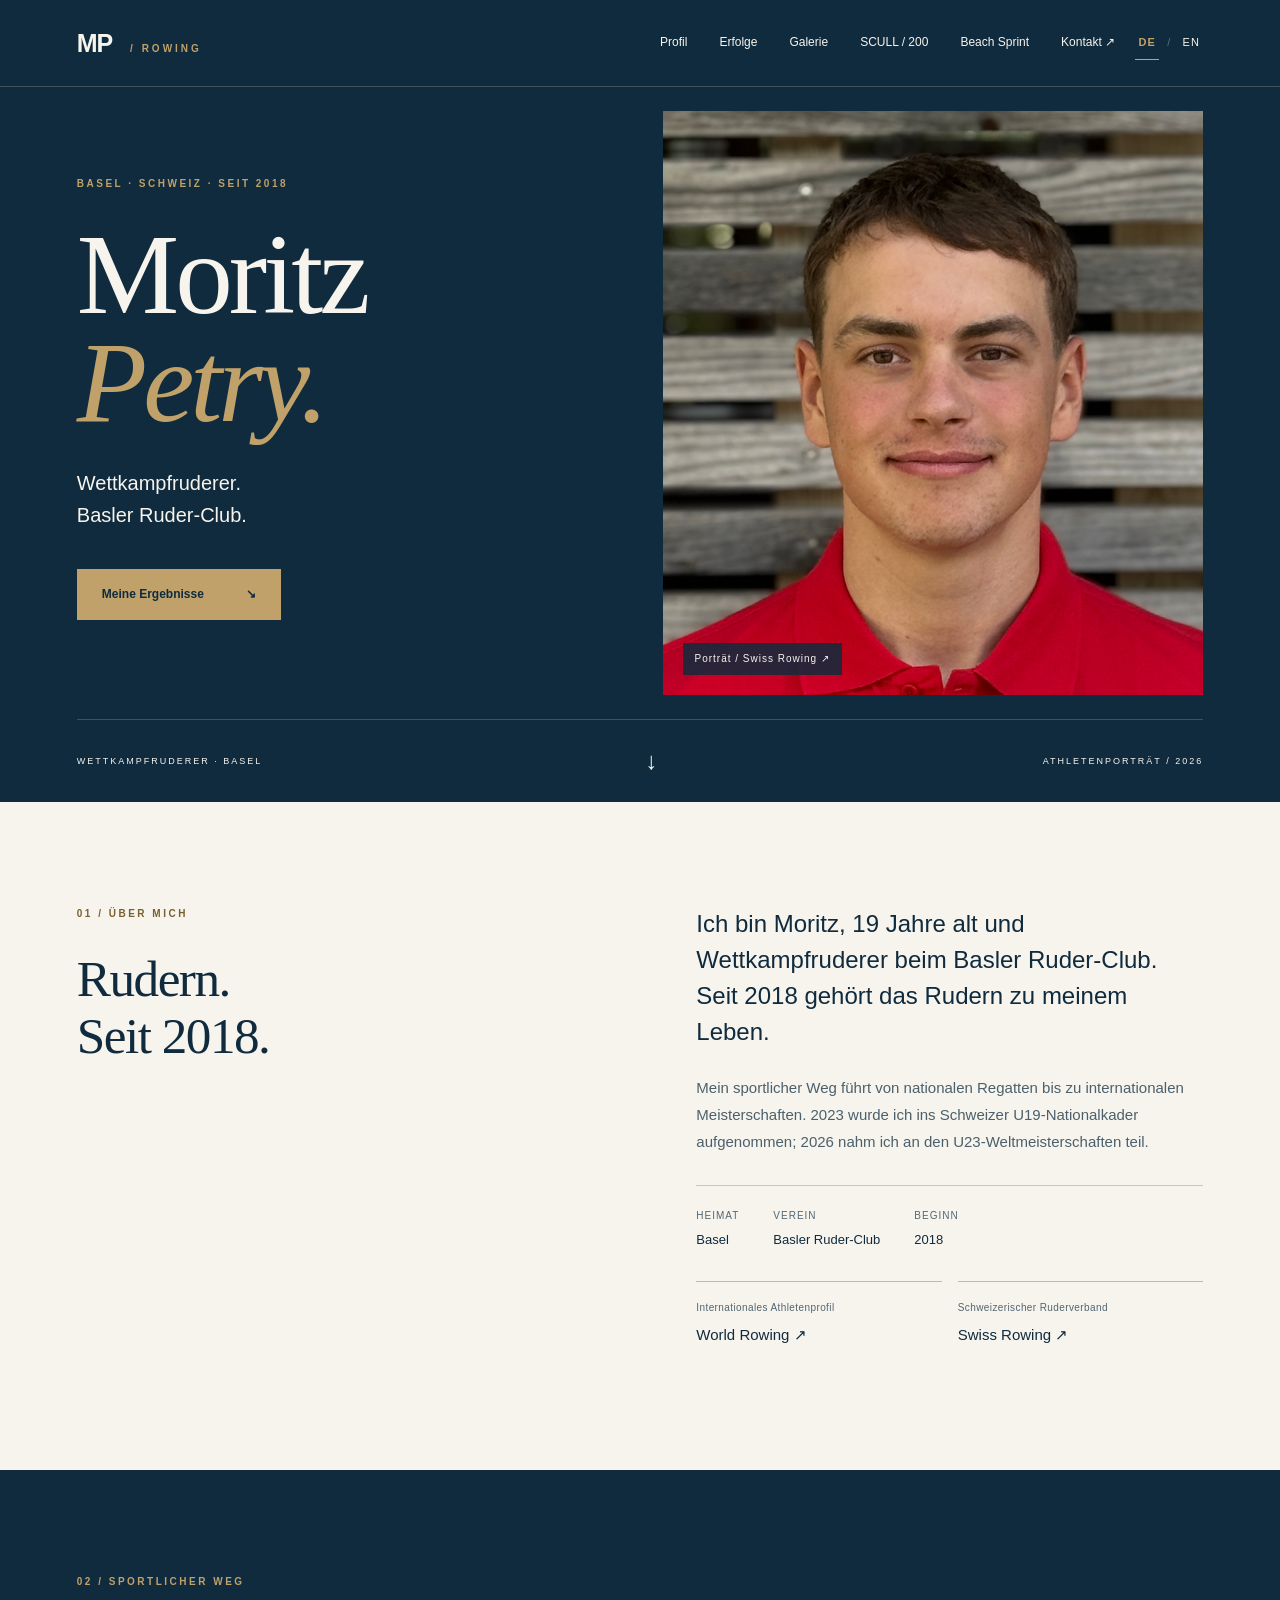
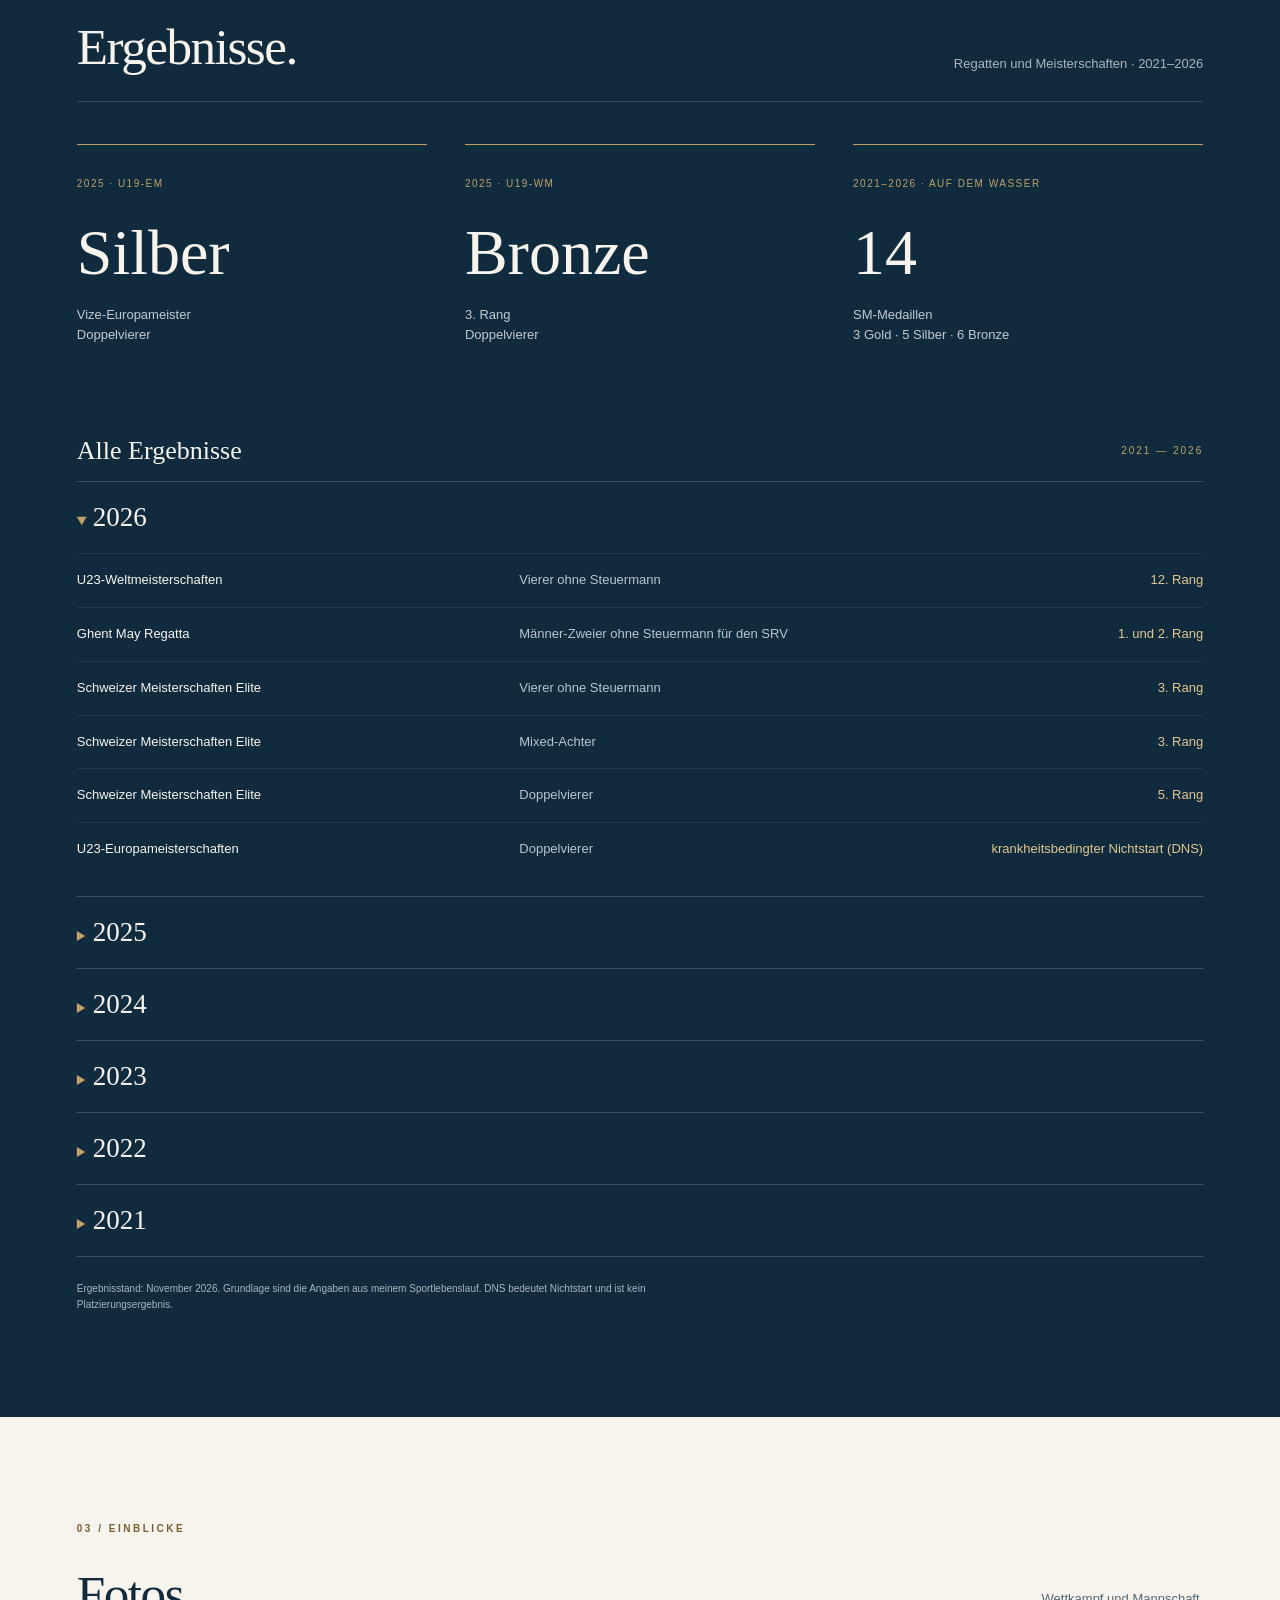
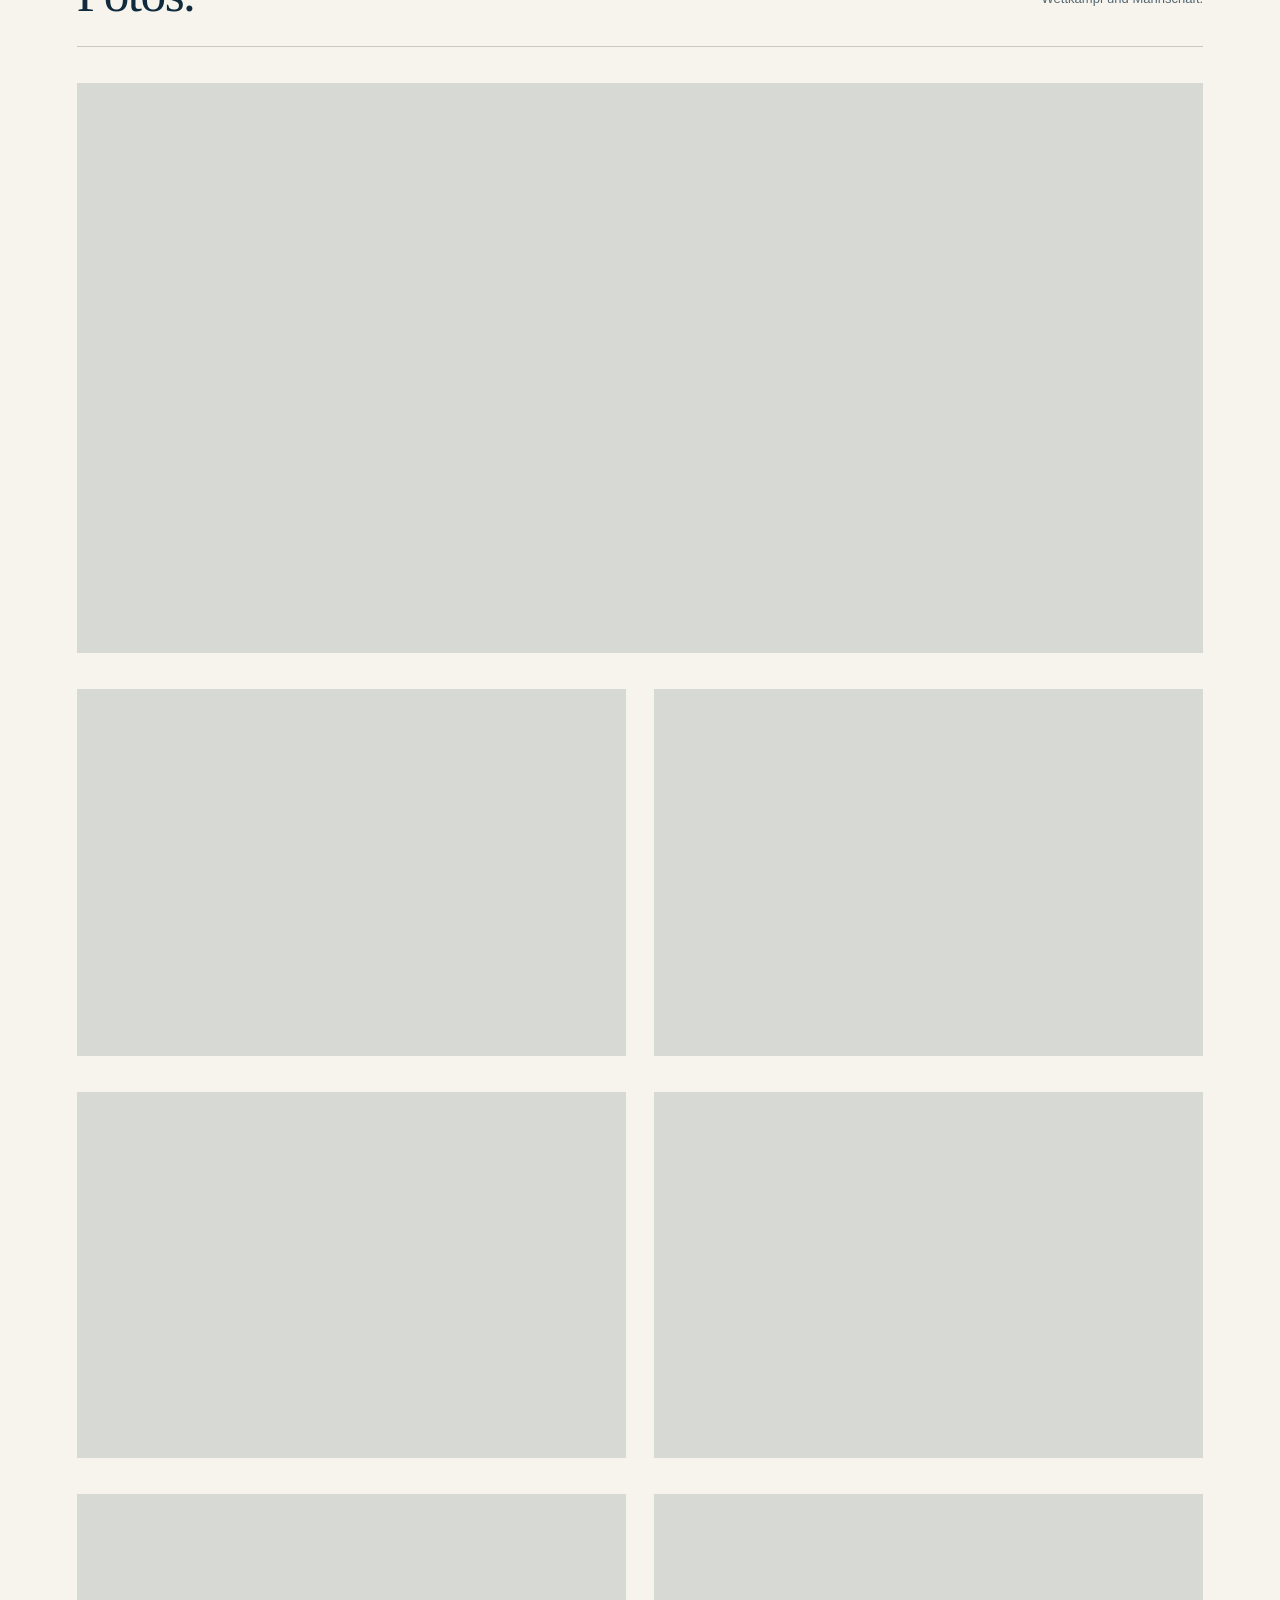
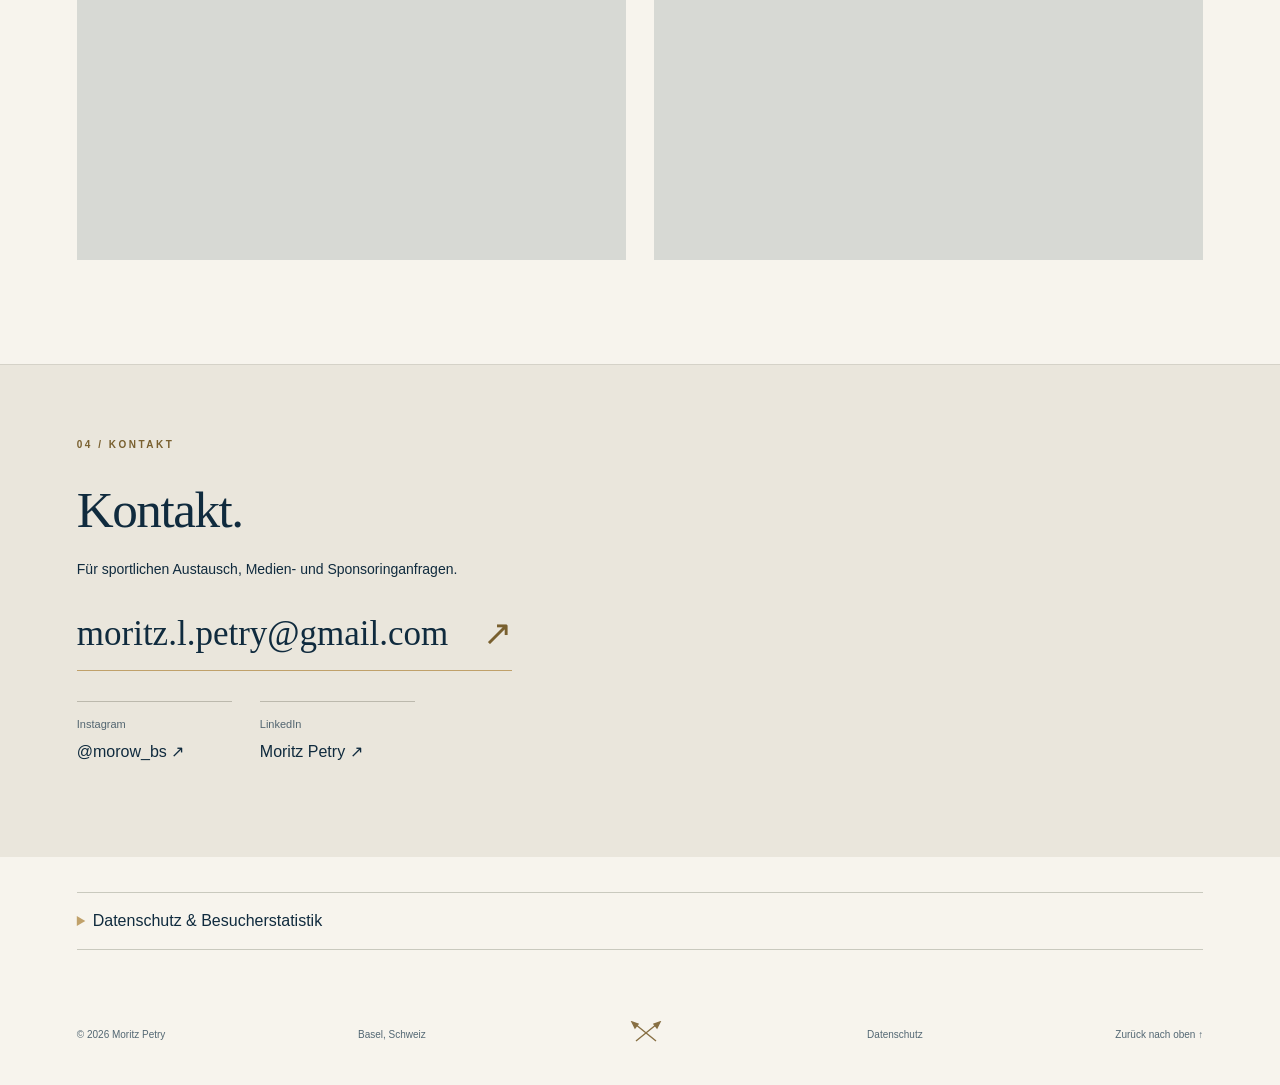
<file: index.html>
<!doctype html>
<html lang="de-CH">
<head>
  <meta charset="utf-8">
  <meta http-equiv="Content-Security-Policy" content="default-src 'none'; script-src 'self' https://gc.zgo.at/count.js; script-src-attr 'none'; style-src 'self'; img-src 'self'; font-src 'none'; connect-src https://molupe.goatcounter.com/count; object-src 'none'; base-uri 'none'; form-action 'none'">
  <meta name="referrer" content="no-referrer">
  <meta name="viewport" content="width=device-width,initial-scale=1">
  <meta name="description" content="Moritz Petry – Wettkampfruderer beim Basler Ruder-Club. Sportlicher Weg, Ergebnisse 2021–2026 und Galerie.">
  <meta name="theme-color" content="#102b3e">
  <title>Moritz Petry | Rudern · Basel</title>
  <meta property="og:type" content="website">
  <meta property="og:locale" content="de_CH">
  <meta property="og:title" content="Moritz Petry | Rudern · Basel">
  <meta property="og:description" content="Wettkampfruderer beim Basler Ruder-Club. Mein sportlicher Weg, nationale und internationale Ergebnisse und Einblicke ins Rudern.">
  <link rel="stylesheet" href="styles.css?v=20261112-language">
  <link rel="alternate" hreflang="de" href="https://moritz-petry.github.io/rowing/">
  <link rel="alternate" hreflang="en" href="https://moritz-petry.github.io/rowing/index-en.html">
</head>
<body>
<a class="skip" href="#inhalt">Zum Inhalt</a>
<header class="header"><a class="brand" href="#">MP<span> / ROWING</span></a><nav aria-label="Hauptnavigation"><a href="#profil">Profil</a><a href="#erfolge">Erfolge</a><a href="#galerie">Galerie</a><a href="spiel/">SCULL / 200</a><a href="coastal/">Beach Sprint</a><a href="#kontakt">Kontakt ↗</a></nav><div class="language-switch" aria-label="Sprache"><a href="index.html" lang="de" hreflang="de" aria-current="page">DE</a><span>/</span><a href="index-en.html" lang="en" hreflang="en" aria-label="Switch to English">EN</a></div></header>
<main id="inhalt">
<section class="hero" aria-labelledby="titel">
  <div class="hero-copy"><p class="eyebrow">BASEL · SCHWEIZ · SEIT 2018</p><h1 id="titel">Moritz<br><em>Petry.</em></h1><p class="lead">Wettkampfruderer.<br>Basler Ruder-Club.</p><a class="button" href="#erfolge">Meine Ergebnisse <span>↘</span></a></div>
  <div class="hero-art portrait"><img src="bilder/moritz-portraet.jpg" alt="Porträt von Moritz Petry" width="1927" height="1926" fetchpriority="high"><a class="portrait-credit" href="https://www.swissrowing.ch/de/person/petry-moritz" target="_blank" rel="noopener noreferrer">Porträt / Swiss Rowing ↗</a></div>
  <div class="hero-bottom"><span>WETTKAMPFRUDERER · BASEL</span><a href="#profil" aria-label="Weiter zum Profil">↓</a><span>ATHLETENPORTRÄT / 2026</span></div>
</section>
<section class="profile wrap" id="profil"><div><p class="eyebrow">01 / ÜBER MICH</p><h2>Rudern.<br>Seit 2018.</h2></div><div><p class="intro">Ich bin Moritz, 19 Jahre alt und Wettkampfruderer beim Basler Ruder-Club. Seit 2018 gehört das Rudern zu meinem Leben.</p><p>Mein sportlicher Weg führt von nationalen Regatten bis zu internationalen Meisterschaften. 2023 wurde ich ins Schweizer U19-Nationalkader aufgenommen; 2026 nahm ich an den U23-Weltmeisterschaften teil.</p><dl class="facts"><div><dt>Heimat</dt><dd>Basel</dd></div><div><dt>Verein</dt><dd>Basler Ruder-Club</dd></div><div><dt>Beginn</dt><dd>2018</dd></div></dl><div class="athlete-links" aria-label="Athletenprofile"><a href="https://worldrowing.com/athlete/moritz-petry?id=60802" target="_blank" rel="noopener noreferrer"><span>Internationales Athletenprofil</span><strong>World Rowing ↗</strong></a><a href="https://www.swissrowing.ch/de/person/petry-moritz" target="_blank" rel="noopener noreferrer"><span>Schweizerischer Ruderverband</span><strong>Swiss Rowing ↗</strong></a></div></div></section>
<section class="results" id="erfolge"><div class="wrap"><div class="section-top"><div><p class="eyebrow">02 / SPORTLICHER WEG</p><h2>Ergebnisse.</h2></div><p>Regatten und Meisterschaften · 2021–2026</p></div>
<div class="highlights"><article><span>2025 · U19-EM</span><strong>Silber</strong><p>Vize-Europameister<br>Doppelvierer</p></article><article><span>2025 · U19-WM</span><strong>Bronze</strong><p>3. Rang<br>Doppelvierer</p></article><article><span>2021–2026 · AUF DEM WASSER</span><strong>14</strong><p>SM-Medaillen<br>3 Gold · 5 Silber · 6 Bronze</p></article></div>
<div class="record-heading"><h3>Alle Ergebnisse</h3><span>2021 — 2026</span></div>
<details open><summary>2026</summary><ul class="result-list">
<li><span>U23-Weltmeisterschaften</span><span class="boat">Vierer ohne Steuermann</span><span class="rank">12. Rang</span></li>
<li><span>Ghent May Regatta</span><span class="boat">M&#228;nner-Zweier ohne Steuermann f&#252;r den SRV</span><span class="rank">1. und 2. Rang</span></li>
<li><span>Schweizer Meisterschaften Elite</span><span class="boat">Vierer ohne Steuermann</span><span class="rank">3. Rang</span></li>
<li><span>Schweizer Meisterschaften Elite</span><span class="boat">Mixed-Achter</span><span class="rank">3. Rang</span></li>
<li><span>Schweizer Meisterschaften Elite</span><span class="boat">Doppelvierer</span><span class="rank">5. Rang</span></li>
<li><span>U23-Europameisterschaften</span><span class="boat">Doppelvierer</span><span class="rank">krankheitsbedingter Nichtstart (DNS)</span></li>
</ul></details>
<details><summary>2025</summary><ul class="result-list">
<li><span>U19-Europameisterschaften</span><span class="boat">Doppelvierer</span><span class="rank">2. Rang und Vize-Europameister</span></li>
<li><span>U19-Weltmeisterschaften</span><span class="boat">Doppelvierer</span><span class="rank">3. Rang und Bronzemedaille</span></li>
<li><span>Schweizer Meisterschaften U19</span><span class="boat">Vierer ohne Steuermann</span><span class="rank">Schweizermeister</span></li>
<li><span>Schweizer Meisterschaften U19</span><span class="boat">Doppelzweier</span><span class="rank">2. Rang</span></li>
<li><span>Schweizer Meisterschaften Elite</span><span class="boat">Achter</span><span class="rank">3. Rang</span></li>
</ul></details>
<details><summary>2024</summary><ul class="result-list">
<li><span>U19-Europameisterschaften</span><span class="boat">Doppelvierer</span><span class="rank">3. Rang und Bronzemedaille</span></li>
<li><span>U19-Weltmeisterschaften</span><span class="boat">Doppelvierer</span><span class="rank">Sieg im B-Finale</span></li>
<li><span>Schweizer Meisterschaften U19</span><span class="boat">Achter</span><span class="rank">Schweizermeister</span></li>
<li><span>Schweizer Meisterschaften Elite</span><span class="boat">Achter</span><span class="rank">Schweizermeister</span></li>
<li><span>Schweizer Meisterschaften U19</span><span class="boat">Doppelvierer</span><span class="rank">3. Rang</span></li>
<li><span>Solothurner 8er Rennen</span><span class="boat"></span><span class="rank">Streckenrekord</span></li>
<li><span>Basel Head</span><span class="boat">Junioren-Achter</span><span class="rank">Sieg in Sprint und Classic, jeweils mit Rekordzeit</span></li>
</ul></details>
<details><summary>2023</summary><ul class="result-list">
<li><span>Schweizer Meisterschaften U17</span><span class="boat">Skiff</span><span class="rank">2. Rang</span></li>
<li><span>Schweizer Meisterschaften U19</span><span class="boat">Vierer ohne Steuermann</span><span class="rank">2. Rang</span></li>
</ul></details>
<details><summary>2022</summary><ul class="result-list">
<li><span>Swiss Rowing Indoors U17</span><span class="boat"></span><span class="rank">1. Rang</span></li>
<li><span>Langstreckentest U17 FUTURO</span><span class="boat"></span><span class="rank">2. Rang</span></li>
<li><span>Schweizer Meisterschaften U19</span><span class="boat">Vierer ohne Steuermann</span><span class="rank">2. Rang</span></li>
<li><span>Schweizer Meisterschaften U17</span><span class="boat">Doppelzweier</span><span class="rank">4. Rang</span></li>
</ul></details>
<details><summary>2021</summary><ul class="result-list">
<li><span>Swiss Rowing Indoors U15</span><span class="boat"></span><span class="rank">2. Rang</span></li>
<li><span>Schweizer Meisterschaften U15</span><span class="boat">Skiff</span><span class="rank">3. Rang</span></li>
<li><span>Schweizer Meisterschaften U17</span><span class="boat">Achter</span><span class="rank">3. Rang</span></li>
<li><span>Schweizer Meisterschaften U19</span><span class="boat">Achter</span><span class="rank">2. Rang</span></li>
</ul></details>

<p class="source-note">Ergebnisstand: November 2026. Grundlage sind die Angaben aus meinem Sportlebenslauf. DNS bedeutet Nichtstart und ist kein Platzierungsergebnis.</p>
</div></section>
<section class="gallery wrap" id="galerie"><div class="section-top"><div><p class="eyebrow">03 / EINBLICKE</p><h2>Fotos.</h2></div><p>Wettkampf und Mannschaft.</p></div><div class="photos"><figure class="photo-3"><a href="bilder/rudern-3.jpg" target="_blank" rel="noopener noreferrer" aria-label="Auf der Regattastrecke – Foto in voller Grösse öffnen"><img src="bilder/rudern-3.jpg" alt="Rudercrew in Frontalansicht auf der Regattastrecke" loading="lazy" decoding="async"></a></figure>
<figure class="photo-1"><a href="bilder/rudern-1.jpg" target="_blank" rel="noopener noreferrer" aria-label="Nach der Siegerehrung – Foto in voller Grösse öffnen"><img src="bilder/rudern-1.jpg" alt="Vier Ruderer mit Medaillen und Schweizer Flagge" loading="lazy" decoding="async"></a></figure>
<figure class="photo-4"><a href="bilder/rudern-4.jpg" target="_blank" rel="noopener noreferrer" aria-label="Ein gemeinsamer Erfolg – Foto in voller Grösse öffnen"><img src="bilder/rudern-4.jpg" alt="Vier Schweizer Ruderer präsentieren ihre Medaillen" loading="lazy" decoding="async"></a></figure>
<figure class="photo-2"><a href="bilder/rudern-2.jpg" target="_blank" rel="noopener noreferrer" aria-label="Im Doppelvierer – Foto in voller Grösse öffnen"><img src="bilder/rudern-2.jpg" alt="Schweizer Doppelvierer in Seitenansicht auf dem Wasser" loading="lazy" decoding="async"></a></figure>
<figure class="photo-5"><a href="bilder/rudern-5.jpg" target="_blank" rel="noopener noreferrer" aria-label="Der Moment danach – Foto in voller Grösse öffnen"><img src="bilder/rudern-5.jpg" alt="Ruderer mit Medaille und erhobenen Armen am Wasser" loading="lazy" decoding="async"></a></figure>
<figure class="photo-7"><a href="bilder/rudern-7.jpg" target="_blank" rel="noopener noreferrer" aria-label="Fokus im Skiff – Foto in voller Grösse öffnen"><img src="bilder/rudern-7.jpg" alt="Ruderer im gelben Skiff" loading="lazy" decoding="async"></a></figure>
<figure class="photo-6"><a href="bilder/rudern-6.jpg" target="_blank" rel="noopener noreferrer" aria-label="Zusammen als Mannschaft – Foto in voller Grösse öffnen"><img src="bilder/rudern-6.jpg" alt="Rudermannschaft vor einer Veranstaltungswand" loading="lazy" decoding="async"></a></figure></div></section>
<section class="contact" id="kontakt"><div class="wrap"><p class="eyebrow">04 / KONTAKT</p><h2>Kontakt.</h2><p>Für sportlichen Austausch, Medien- und Sponsoringanfragen.</p><a class="email" href="mailto:moritz.l.petry@gmail.com">moritz.l.petry@gmail.com <span>↗</span></a><div class="social-links" aria-label="Social Media"><a href="https://www.instagram.com/morow_bs/" target="_blank" rel="noopener noreferrer"><span>Instagram</span><strong>@morow_bs ↗</strong></a><a href="https://www.linkedin.com/in/moritz-petry-2283b8350/" target="_blank" rel="noopener noreferrer"><span>LinkedIn</span><strong>Moritz Petry ↗</strong></a></div></div></section>
<section class="privacy wrap" id="datenschutz"><details><summary>Datenschutz &amp; Besucherstatistik</summary><p>Diese Webseite wird über GitHub Pages bereitgestellt. GitHub verarbeitet beim Aufruf unter anderem die IP-Adresse für Sicherheitszwecke. Weitere Informationen enthält die <a href="https://docs.github.com/en/site-policy/privacy-policies/github-general-privacy-statement" target="_blank" rel="noopener noreferrer">GitHub-Datenschutzerklärung</a>.</p><p>Für eine statistische Auswertung der Seitenaufrufe verwende ich GoatCounter. Dabei werden unter anderem die aufgerufene Seite, der Zeitpunkt, Browser- und Geräteinformationen sowie eine ungefähre geografische Zuordnung verarbeitet. GoatCounter verwendet dafür keine Cookies. Details findest du in der <a href="https://www.goatcounter.com/privacy" target="_blank" rel="noopener noreferrer">Datenschutzerklärung von GoatCounter</a>. Browser oder Werbeblocker können die Erfassung verhindern; die Statistik ist daher keine vollständige Zählung aller Aufrufe.</p><p>Bei Kontakt per E-Mail werden die von dir übermittelten Angaben zur Bearbeitung deiner Anfrage verarbeitet. Kontakt: <a href="mailto:moritz.l.petry@gmail.com">moritz.l.petry@gmail.com</a>.</p></details></section></main><footer class="wrap"><span>© 2026 Moritz Petry</span><span>Basel, Schweiz</span><button class="oar-secret" type="button" aria-label="Ein Ruderschlag" title="Ein Ruderschlag"><svg width="32" height="24" viewBox="0 0 32 24" aria-hidden="true"><path d="M5 3L26 20M27 3L6 20"/><path d="M2 1L8 3L5 7ZM30 1L24 3L27 7Z"/></svg></button><a href="#datenschutz">Datenschutz</a><a href="#">Zurück nach oben ↑</a></footer>
<div class="secret-river" hidden aria-hidden="true"><span class="secret-boat">━━━━◀</span><span class="secret-ripple">~ ~ ~ ~ ~ ~ ~ ~ ~ ~ ~ ~ ~ ~ ~ ~ ~ ~ ~ ~</span></div><p class="secret-message" role="status"></p><script src="site.js?v=20261112-language" defer></script>
<script data-goatcounter="https://molupe.goatcounter.com/count" async src="https://gc.zgo.at/count.js" referrerpolicy="no-referrer"></script>
</body></html>
</file>
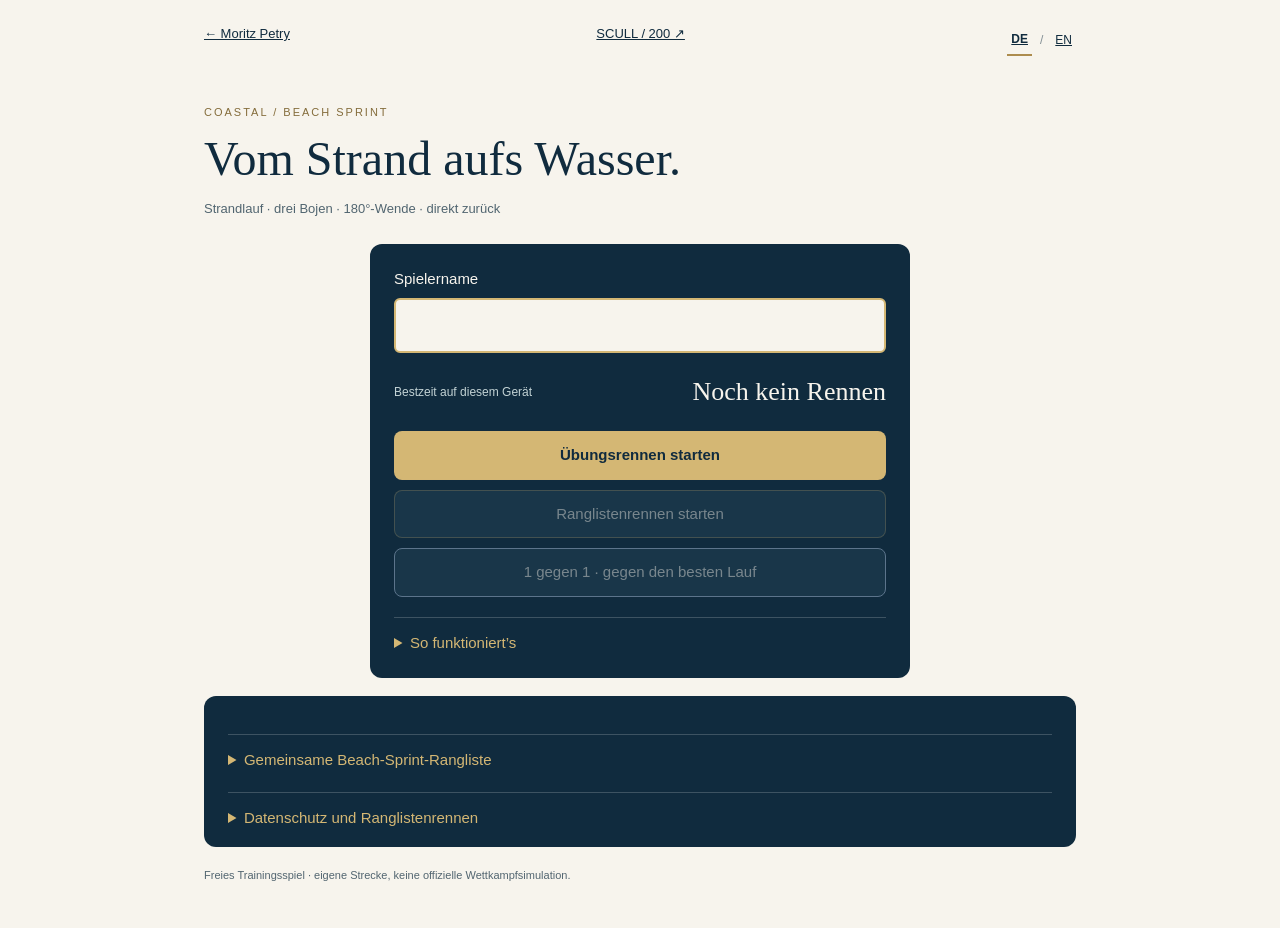
<file: coastal/index.html>
<!doctype html><html lang="de-CH"><head><meta charset="utf-8"><meta name="viewport" content="width=device-width,initial-scale=1"><meta http-equiv="Content-Security-Policy" content="default-src 'none'; script-src 'self' https://challenges.cloudflare.com; style-src 'self'; img-src 'self'; connect-src https://kcmxsolbhraagsmnrvfs.supabase.co https://challenges.cloudflare.com; frame-src https://challenges.cloudflare.com; object-src 'none'; base-uri 'none'; form-action 'none'"><title>Beach Sprint | Moritz Petry</title><link rel="stylesheet" href="coastal.css?v=20261112-en"><script type="module" src="game.js?v=20261112-en"></script></head><body><main><nav><a href="../">← Moritz Petry</a><a href="../spiel/">SCULL / 200 ↗</a><span class="game-languages" aria-label="Sprache"><a href="index.html" lang="de" aria-current="page">DE</a><span>/</span><a href="index-en.html" lang="en" aria-label="Switch to English">EN</a></span></nav><header><p>COASTAL / BEACH SPRINT</p><h1>Vom Strand aufs Wasser.</h1><span>Strandlauf · drei Bojen · 180°-Wende · direkt zurück</span></header><section class="start"><label for="name">Spielername</label><input id="name" maxlength="16" autocomplete="nickname"><p class="error" role="alert"></p><div class="stats"><span>Bestzeit auf diesem Gerät</span><strong class="best">—</strong></div><button class="start-button">Übungsrennen starten</button><button class="ranked" disabled>Ranglistenrennen starten</button><button class="duel" disabled>1 gegen 1 · gegen den besten Lauf</button><p class="ghost-info"></p><div class="captcha"></div><details><summary>So funktioniert’s</summary><p>Am Strand: Mit ↑ / ↓ vor- und zurücklaufen, mit ← / → seitlich ausweichen. W springt über Treibholz. Auf dem Handy die Richtungstasten halten. Treibholz ist fest und lässt sich nur mit einem Sprung überqueren. Beim Laufen gibt es keinen Timingbalken.</p><p>Im Boot: Halten und im Goldfenster loslassen, danach vorrollen. A / D oder die Seitentasten ziehen beide Ruder, eine Seite stärker: Links stärker dreht das Boot nach rechts, rechts stärker nach links. W fängt eine Welle ab.</p><p>Drei Bojen stehen in einer geraden Linie. Auf dem Hinweg abwechselnd links, rechts, links vorbeifahren. Die goldenen Tore markieren die richtige Seite. Nach der 180°-Wende direkt zum Strand zurück. Bojen sind fest: Jeder Zusammenstoss bremst und gibt 3 Sekunden Strafzeit. Querwellen treffen das ganze Wasserfeld und versetzen das Boot; W dämpft ihre Wirkung. Im Duell fährt die Aufzeichnung des besten geprüften Laufs mit.</p></details></section><section class="race" hidden><div class="race-top"><strong class="phase">Strandlauf</strong><span class="clock">0.0 s</span><button class="reset">Zur Startansicht</button></div><p class="penalty" aria-live="polite">Strafzeit +0 s · 0 Bojenkontakte</p><ol class="steps"><li>Laufen</li><li>Slalom</li><li>Wende</li><li>Zurück</li><li>Zielsprint</li></ol><div class="scene"><canvas aria-label="Beach Sprint aus der Vogelperspektive mit Strand, Hindernissen, Bojenslalom und Wendeboje"></canvas><div class="scene-meter"><div class="meter-head"><span class="meter-label">Laufen</span><span class="target-label">Taste halten</span></div><div class="track"><div class="zone"></div><div class="marker"></div></div></div><div class="map-label">GESAMTER KURS · VOGELPERSPEKTIVE</div></div><p class="hint" role="status">Zum Boot laufen.</p><div class="touch"><button class="left"><b>◀</b><strong>Links</strong><small>A · halten</small></button><button class="drive"><strong>Laufen</strong><small>Leertaste · halten</small></button><button class="right"><b>▶</b><strong>Rechts</strong><small>D · halten</small></button><button class="wave"><strong>Springen</strong><small>W · tippen</small></button></div><p class="result" role="status"></p><button class="save" hidden>Geprüfte Zeit veröffentlichen</button></section><section class="board"><details><summary>Gemeinsame Beach-Sprint-Rangliste</summary><p class="board-status" role="status">Wird geladen …</p><table><thead><tr><th>Rang</th><th>Name</th><th>Zeit</th></tr></thead><tbody></tbody></table><button class="refresh">Aktualisieren</button></details><details><summary>Datenschutz und Ranglistenrennen</summary><p>Übungszeiten und Spielername bleiben in deinem Browser. Bei Ranglistenrennen prüft der Server den vollständigen Rennverlauf. Name, Zeit und die Steuereingaben des besten Laufs werden öffentlich für die Rangliste und den Ghost bereitgestellt. Die unsichtbare Cloudflare-Prüfung schützt den Rennstart. Anfragegrenzen und Verarbeitung entsprechen <a href="../spiel/">SCULL / 200</a>. <a href="https://www.cloudflare.com/en-gb/turnstile-privacy-policy/" target="_blank" rel="noopener noreferrer">Turnstile Privacy Addendum</a>.</p></details></section><footer>Freies Trainingsspiel · eigene Strecke, keine offizielle Wettkampfsimulation.</footer></main></body></html>
</file>
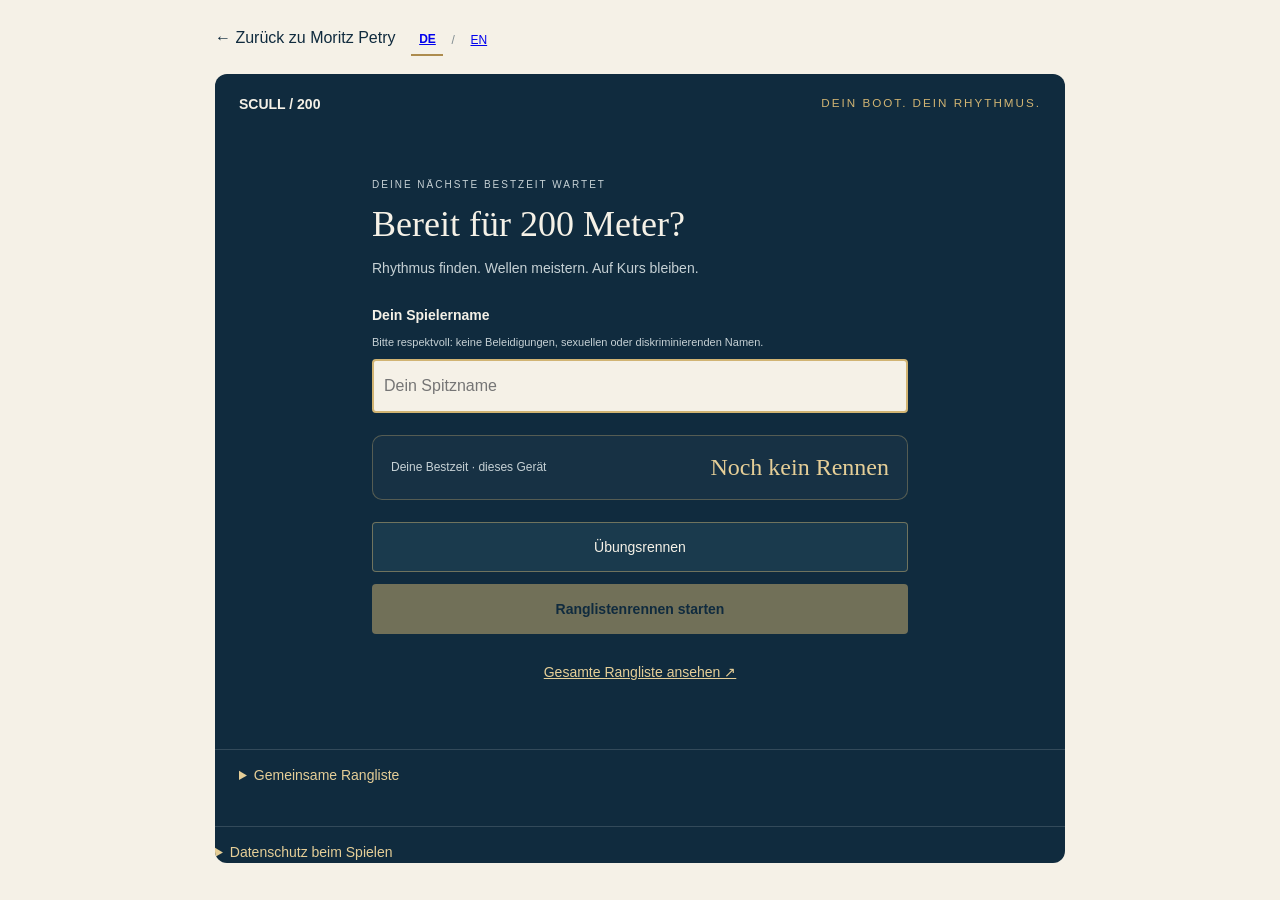
<file: spiel/index.html>
<!doctype html>
<html lang="de-CH"><head><meta charset="utf-8"><meta name="viewport" content="width=device-width,initial-scale=1"><meta http-equiv="Content-Security-Policy" content="default-src 'none'; script-src 'self' https://challenges.cloudflare.com https://gc.zgo.at/count.js; script-src-attr 'none'; style-src 'self'; img-src 'self' data:; connect-src https://kcmxsolbhraagsmnrvfs.supabase.co https://challenges.cloudflare.com https://molupe.goatcounter.com/count; frame-src https://challenges.cloudflare.com; object-src 'none'; base-uri 'none'; form-action 'none'"><meta name="referrer" content="no-referrer"><title>Ruderspiel | Moritz Petry</title><meta name="description" content="200 Meter im Skiff: Rhythmus treffen, Wellen abfangen und Kurs halten. Mit gemeinsamer Rangliste."><link rel="stylesheet" href="game.css?v=20261112-en"><script type="module" src="game.js?v=20261112-en"></script></head><body><main class="game-shell"><a class="back" href="../index.html">← Zurück zu Moritz Petry</a><span class="game-languages" aria-label="Sprache"><a href="index.html" lang="de" aria-current="page">DE</a><span>/</span><a href="index-en.html" lang="en" aria-label="Switch to English">EN</a></span><div id="scull-pov">

<header><b>SCULL / 200</b><small>DEIN BOOT. DEIN RHYTHMUS.</small></header>
<div class="captcha"></div><section class="lobby" aria-label="Rennstart"><p class="eyebrow">DEINE NÄCHSTE BESTZEIT WARTET</p><h1>Bereit für 200 Meter?</h1><p>Rhythmus finden. Wellen meistern. Auf Kurs bleiben.</p><label for="player-name">Dein Spielername</label><p class="note">Bitte respektvoll: keine Beleidigungen, sexuellen oder diskriminierenden Namen.</p><input id="player-name" class="nickname" autocomplete="nickname" maxlength="16" aria-label="Spitzname" placeholder="Dein Spitzname"><p class="name-error" role="alert"></p><div class="best-card"><span>Deine Bestzeit · dieses Gerät</span><strong class="personal-best">—</strong></div><div class="launch"><button type="button" class="practice-start">Übungsrennen</button><button type="button" class="ranked-start" disabled>Ranglistenrennen starten</button></div><a class="leaderboard-link" href="#leaderboard">Gesamte Rangliste ansehen ↗</a></section><div class="race-view" hidden><div class="upper-course"><div class="course-line" aria-label="Kursabweichung"><span class="course-dot"></span></div><div class="course-caption"><span>Linke Bojen</span><span class="course-value">Mitte · 0 Kontakte</span><span>Rechte Bojen</span></div></div><div class="scene"><canvas aria-label="Blick aus dem Skiff auf beide gleichzeitig bewegten Skulls und das Kielwasser"></canvas><div class="hud"><div><strong class="distance">200 m</strong><span>VERBLEIBEND</span></div><div><strong class="time">0.0 s</strong><span>RENNZEIT</span></div><div><strong class="speed">0.0</strong><span>KM/H</span></div></div><div class="phase">BEREIT AM EINSATZ</div></div>
<div class="panel"><p class="captcha-status"></p><p class="mode-status"></p><p class="keyboard-help"><kbd>Leertaste</kbd> Rudern · <kbd>A</kbd>/<kbd>D</kbd> Korrigieren · <kbd>W</kbd> Welle </p><div class="guide"><span class="meter-label">Durchzug · halten</span><span class="meter-target">Im schmalen Goldfenster lösen</span></div><div class="track"><div class="zone"></div><div class="fill"></div></div><div class="skill-line"><span class="combo">Serie: 0</span><span class="quality">Einsatz — · Durchzug —</span></div><div class="controls"><button type="button" class="pull">Halten & ziehen</button><button type="button" class="restart">Neustart</button></div><details class="instructions"><summary>So steuerst du dein Boot</summary><p class="note">Halten → im Goldfenster lösen → vorrollen → beim nächsten Goldfenster wieder halten. Goldfenster wandert. W bei der Welle. A/D oder einen Seitenbutton halten: Beide Ruder ziehen, die gewählte Seite stärker. Rechts stärker lenkt nach links, links stärker nach rechts. Loslassen beendet die Korrektur. Leertaste zieht gleichmässig. Bojenkontakt kostet Tempo.</p></details><div class="events"><button type="button" class="over-left" aria-pressed="false"><span class="button-icon" aria-hidden="true">◀</span><strong>Links stärker</strong><small>A · halten</small></button><button type="button" class="wave"><span class="button-icon" aria-hidden="true">≈</span><strong>Welle abfangen</strong><small>W · tippen</small></button><button type="button" class="over-right" aria-pressed="false"><span class="button-icon" aria-hidden="true">▶</span><strong>Rechts stärker</strong><small>D · halten</small></button></div><div class="event-status" aria-live="polite">Kurs gerade · nächste Welle bei 20 m</div><p class="feedback" aria-live="polite">Der erste Durchzug startet das Rennen.</p></div></div><details id="leaderboard"><summary>Gemeinsame Rangliste</summary><p class="note">Nur serverseitig nachgerechnete Rennen werden veröffentlicht. Spitzname und Rennzeit sind für alle sichtbar.</p><p class="board-status" aria-live="polite"></p><table aria-label="Gemeinsame Rangliste"><thead><tr><th scope="col">Rang</th><th scope="col">Spitzname</th><th scope="col">Zeit</th></tr></thead><tbody></tbody></table><div class="board-buttons"><button type="button" class="previous" disabled>Zurück</button><button type="button" class="next-page" disabled>Weitere</button><button type="button" class="refresh">Aktualisieren</button></div><div class="entry"><button type="button" class="save" disabled>Zeit eintragen</button></div></details><details><summary>Datenschutz beim Spielen</summary><p class="note">Dein Spitzname wird in diesem Browser für deinen nächsten Besuch gespeichert. Du kannst ihn jederzeit im Namensfeld ändern oder durch Löschen der Browserdaten entfernen. Übungsrennen bleiben in deinem Browser. Bei Ranglistenrennen werden Eingaben zur Ergebnisprüfung an Supabase übermittelt. Öffentlich gespeichert werden Spitzname, Rennzeit und Erstellungszeit. Die Bot-Prüfung erfolgt beim Start eines Ranglistenrennens unsichtbar im Hintergrund durch Cloudflare Turnstile. Für Anfragegrenzen speichert der Spielserver einen täglich wechselnden Hash deiner IP-Adresse; technische Protokolle der Anbieter können zusätzliche Zugriffsdaten enthalten. Rennnachweise und Limit-Einträge werden beim nächsten gültigen Rennstart nach Ablauf eines Tages bereinigt. Namen bitte ohne persönliche Kontaktdaten wählen.</p><p class="note"><a href="https://www.cloudflare.com/en-gb/turnstile-privacy-policy/" target="_blank" rel="noopener noreferrer">Cloudflare Turnstile Privacy Addendum</a> · <a href="https://www.cloudflare.com/privacypolicy/" target="_blank" rel="noopener noreferrer">Cloudflare Datenschutz</a> · <a href="https://supabase.com/privacy" target="_blank" rel="noopener noreferrer">Supabase Datenschutz</a> · <a href="../index.html#datenschutz">Kontakt und weitere Hinweise</a></p></details>
</div>
</main><script data-goatcounter="https://molupe.goatcounter.com/count" async src="https://gc.zgo.at/count.js" referrerpolicy="no-referrer"></script></body></html>
</file>
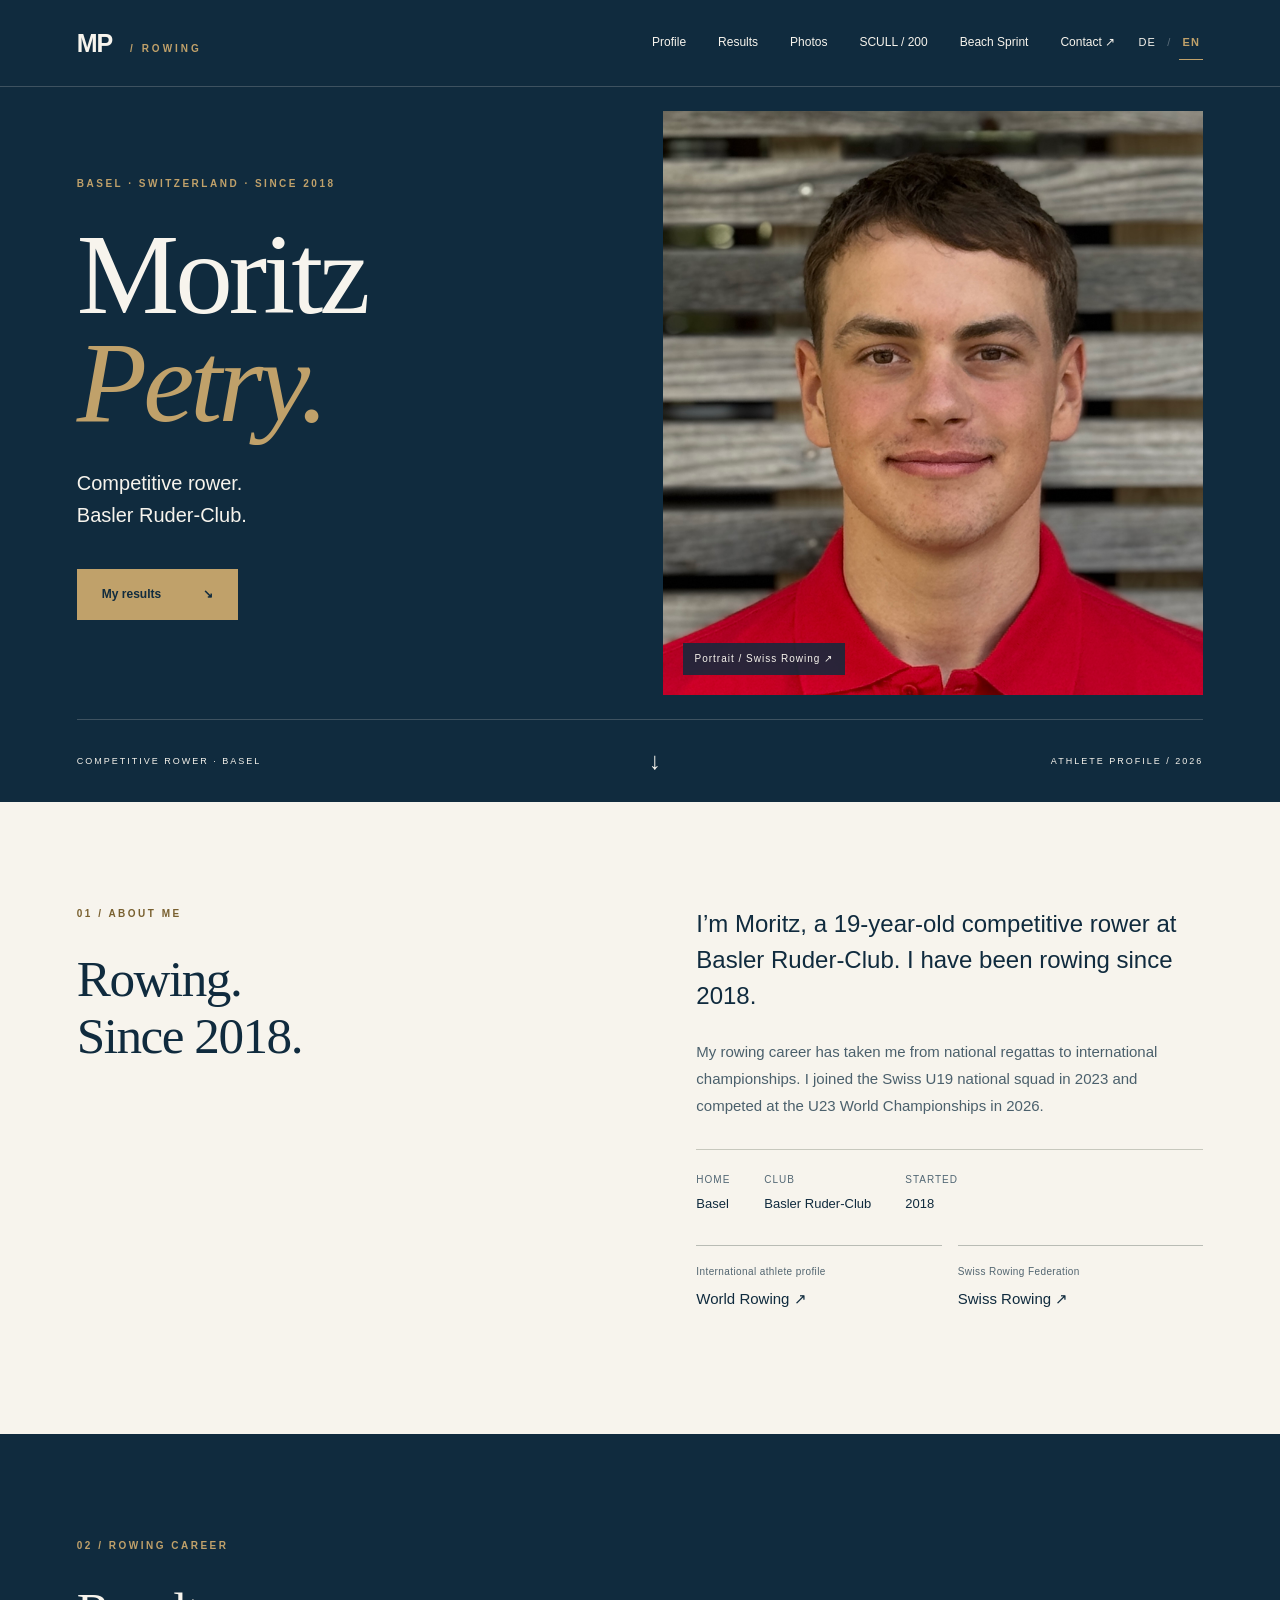
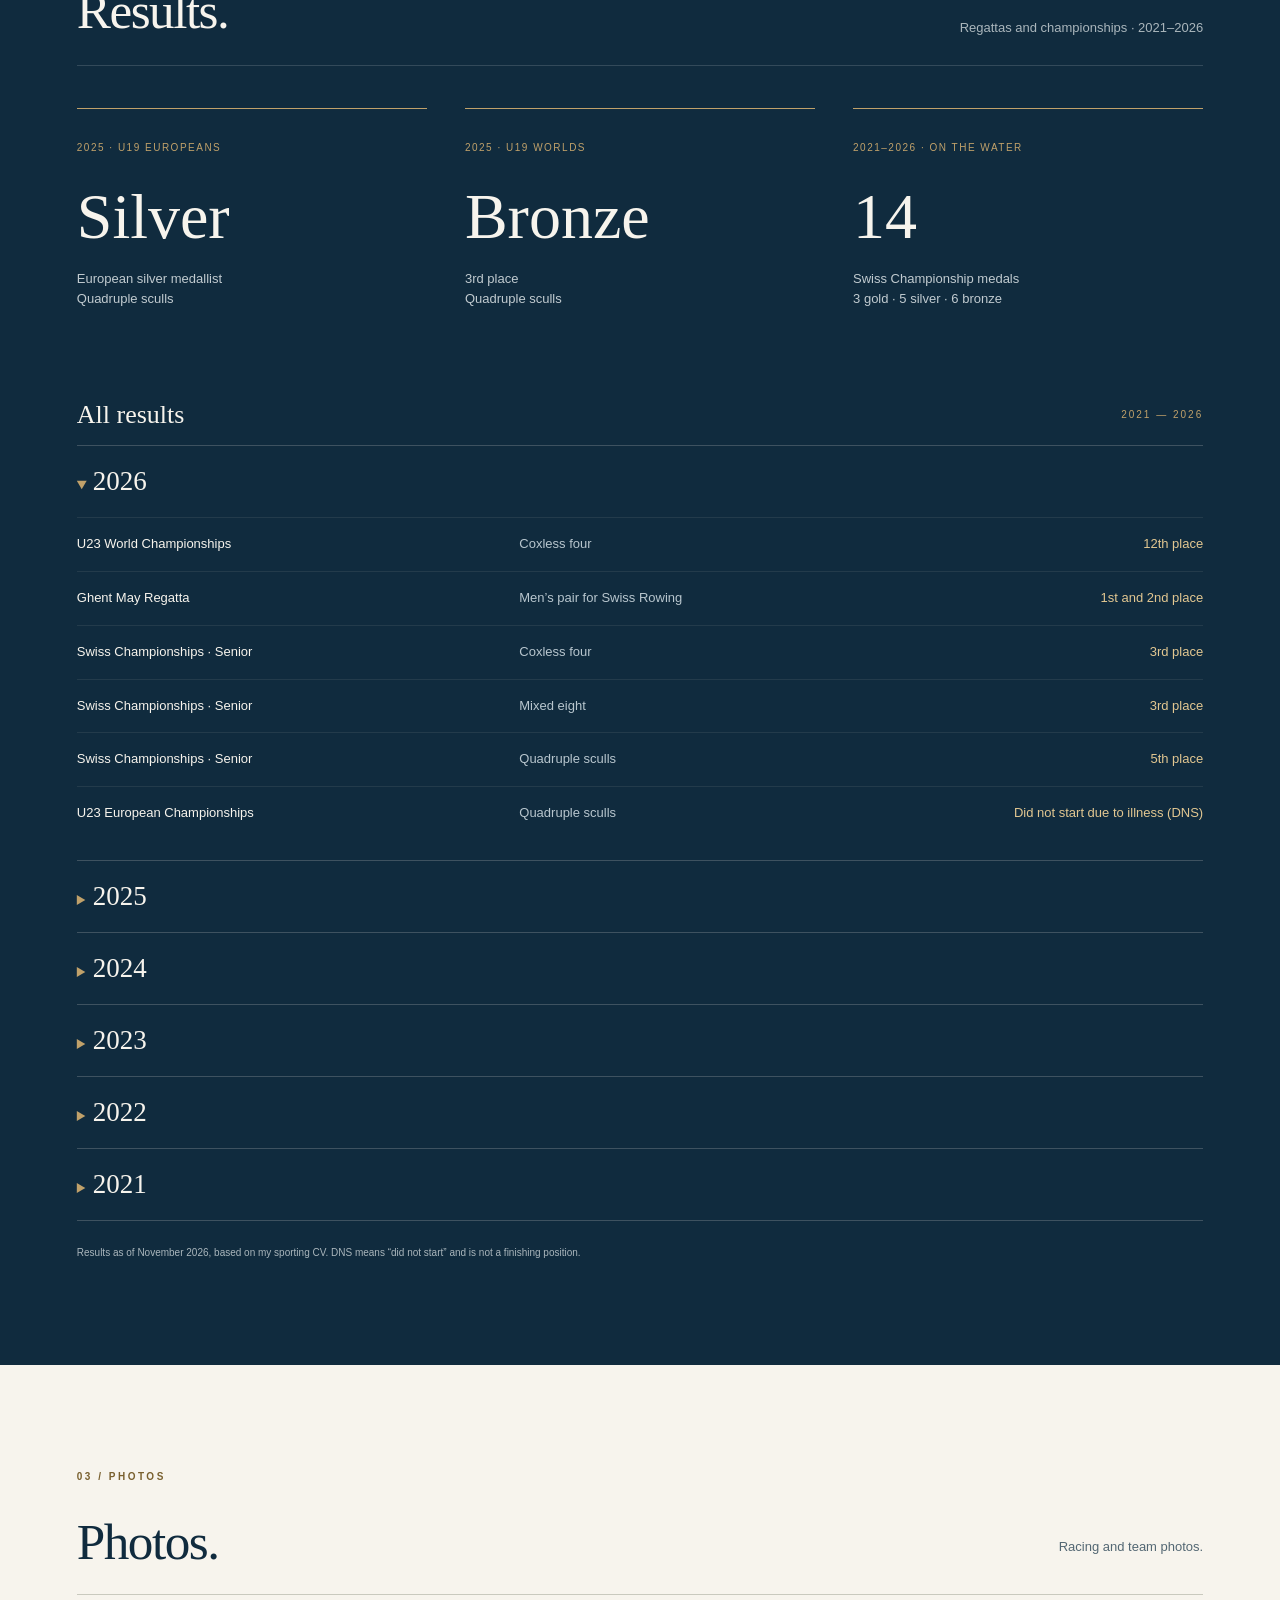
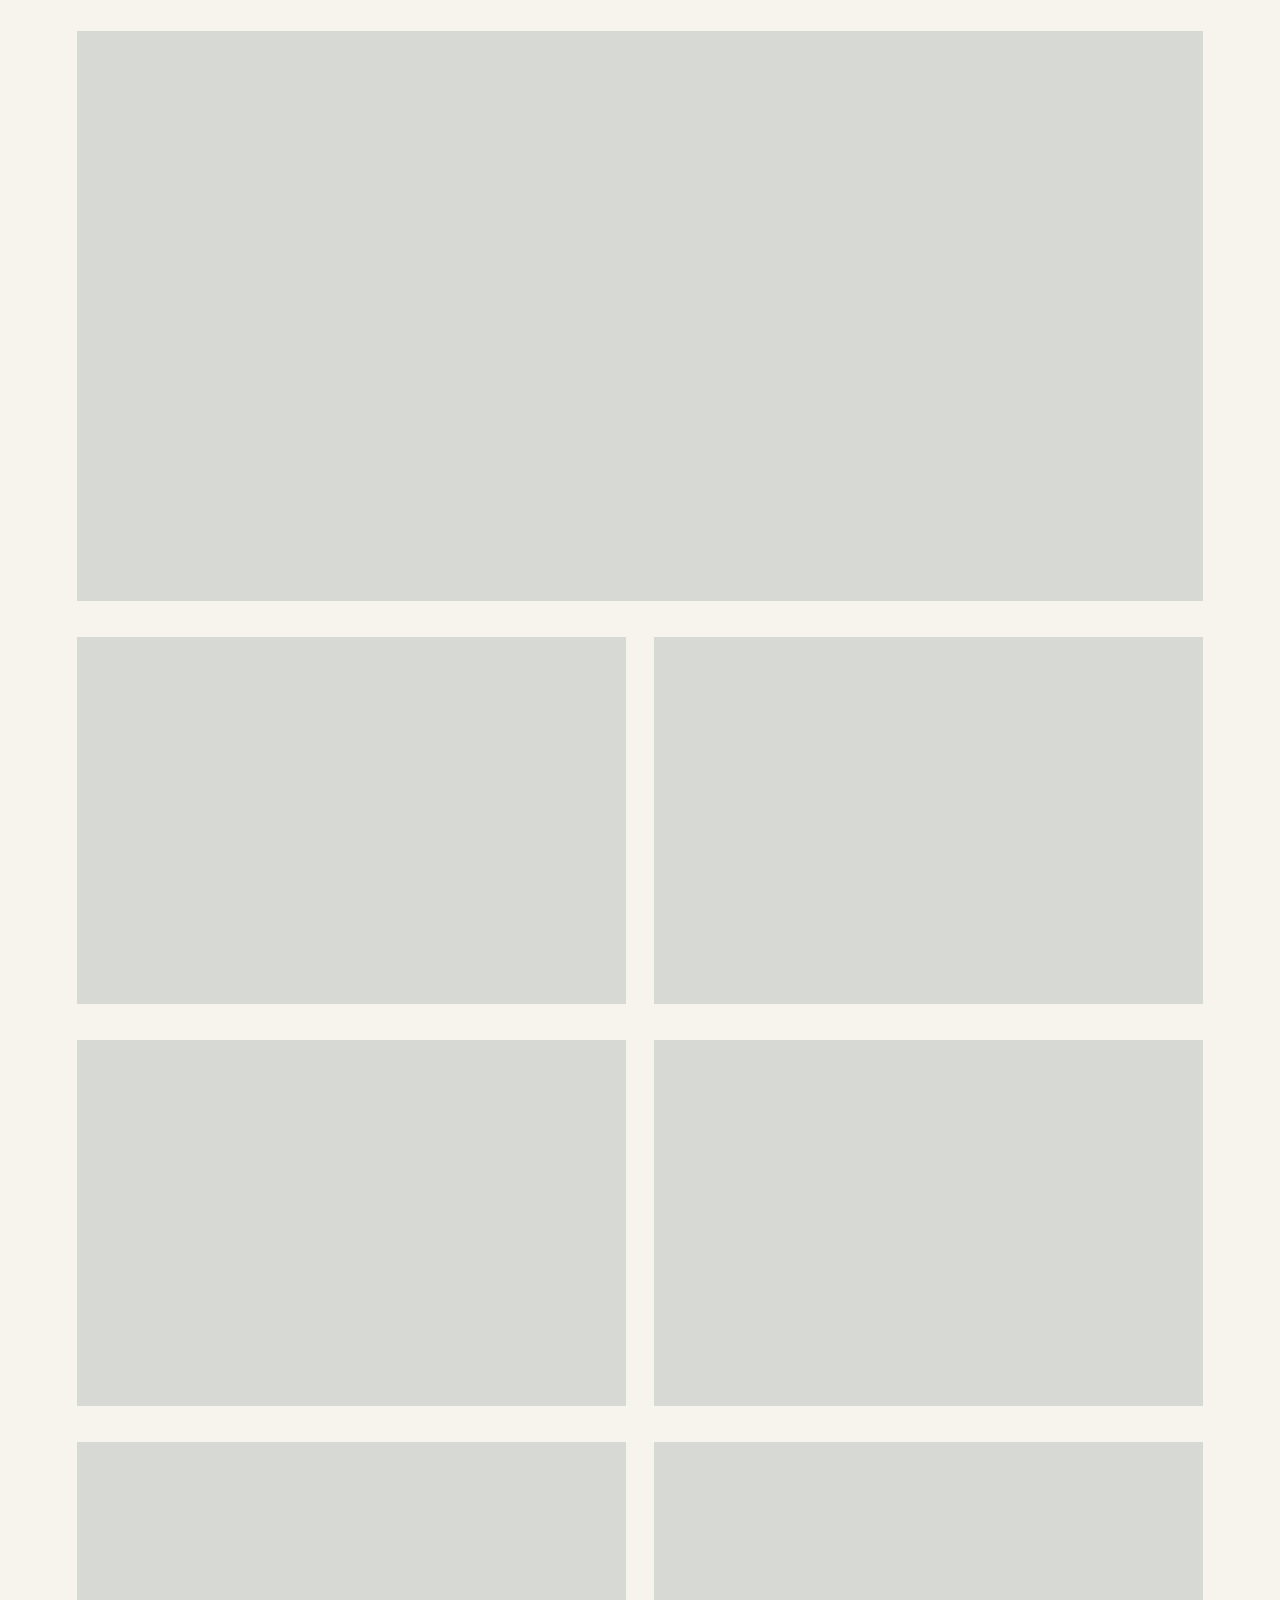
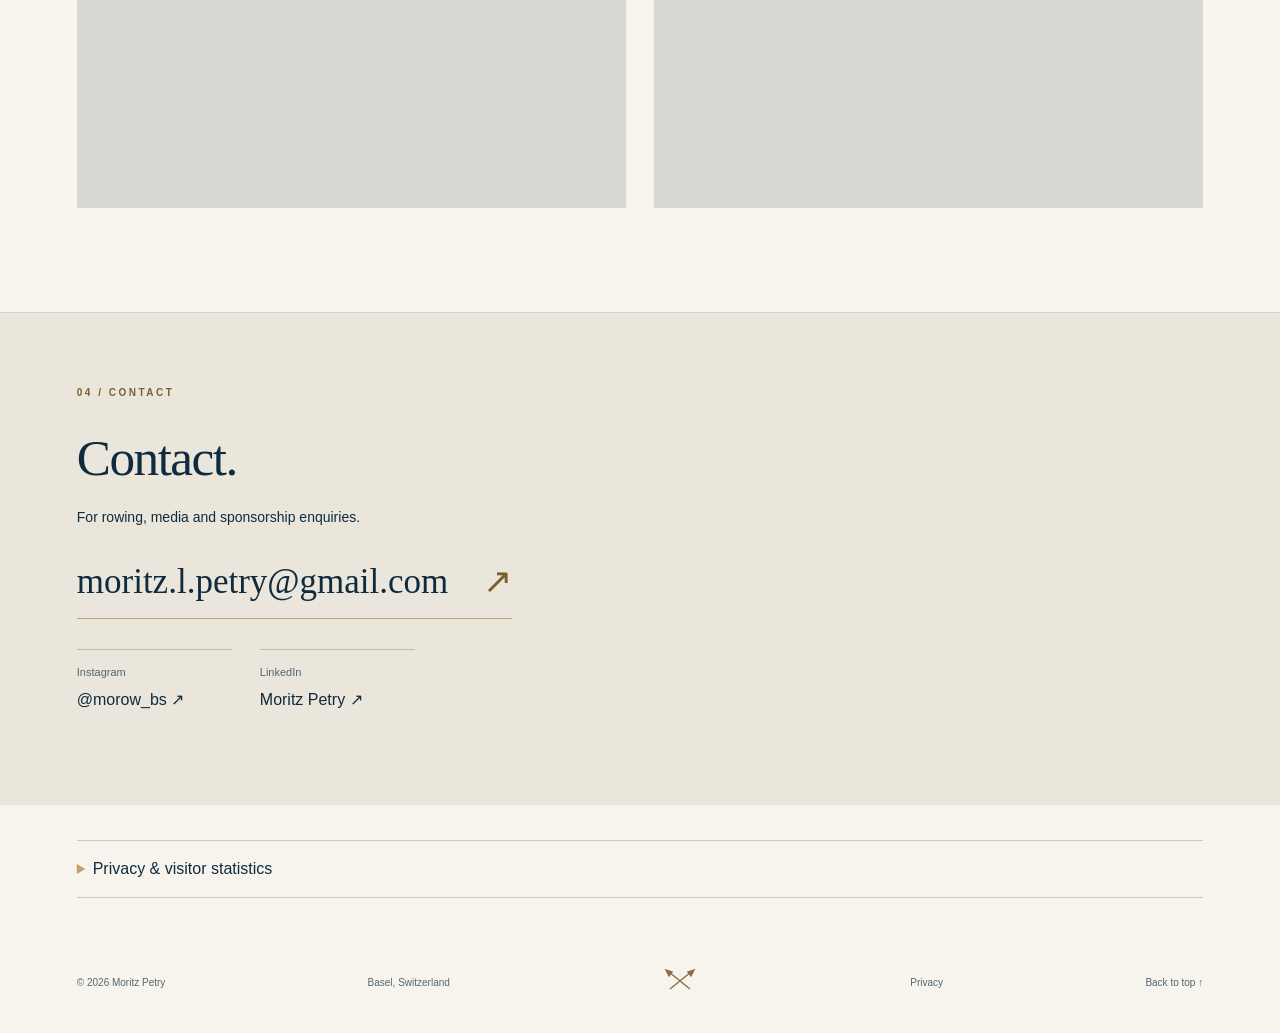
<file: index-en.html>
<!doctype html>
<html lang="en">
<head>
  <meta charset="utf-8">
  <meta http-equiv="Content-Security-Policy" content="default-src 'none'; script-src 'self' https://gc.zgo.at/count.js; script-src-attr 'none'; style-src 'self'; img-src 'self'; font-src 'none'; connect-src https://molupe.goatcounter.com/count; object-src 'none'; base-uri 'none'; form-action 'none'">
  <meta name="referrer" content="no-referrer">
  <meta name="viewport" content="width=device-width,initial-scale=1">
  <meta name="description" content="Moritz Petry – competitive rower at Basler Ruder-Club. Profile, results from 2021–2026 and photos.">
  <meta name="theme-color" content="#102b3e">
  <title>Moritz Petry | Rowing · Basel</title>
  <meta property="og:type" content="website">
  <meta property="og:locale" content="en_GB">
  <meta property="og:title" content="Moritz Petry | Rowing · Basel">
  <meta property="og:description" content="Competitive rower at Basler Ruder-Club. My rowing career, national and international results, and photos.">
  <link rel="stylesheet" href="styles.css?v=20261112-language">
  <link rel="alternate" hreflang="de" href="https://moritz-petry.github.io/rowing/">
  <link rel="alternate" hreflang="en" href="https://moritz-petry.github.io/rowing/index-en.html">
</head>
<body>
<a class="skip" href="#inhalt">Skip to content</a>
<header class="header"><a class="brand" href="#">MP<span> / ROWING</span></a><nav aria-label="Main navigation"><a href="#profil">Profile</a><a href="#erfolge">Results</a><a href="#galerie">Photos</a><a href="spiel/index-en.html">SCULL / 200</a><a href="coastal/index-en.html">Beach Sprint</a><a href="#kontakt">Contact ↗</a></nav><div class="language-switch" aria-label="Language"><a href="index.html" lang="de" hreflang="de" aria-label="Auf Deutsch wechseln">DE</a><span>/</span><a href="index-en.html" lang="en" hreflang="en" aria-current="page">EN</a></div></header>
<main id="inhalt">
<section class="hero" aria-labelledby="titel">
  <div class="hero-copy"><p class="eyebrow">BASEL · SWITZERLAND · SINCE 2018</p><h1 id="titel">Moritz<br><em>Petry.</em></h1><p class="lead">Competitive rower.<br>Basler Ruder-Club.</p><a class="button" href="#erfolge">My results <span>↘</span></a></div>
  <div class="hero-art portrait"><img src="bilder/moritz-portraet.jpg" alt="Portrait of Moritz Petry" width="1927" height="1926" fetchpriority="high"><a class="portrait-credit" href="https://www.swissrowing.ch/de/person/petry-moritz" target="_blank" rel="noopener noreferrer">Portrait / Swiss Rowing ↗</a></div>
  <div class="hero-bottom"><span>COMPETITIVE ROWER · BASEL</span><a href="#profil" aria-label="Go to profile">↓</a><span>ATHLETE PROFILE / 2026</span></div>
</section>
<section class="profile wrap" id="profil"><div><p class="eyebrow">01 / ABOUT ME</p><h2>Rowing.<br>Since 2018.</h2></div><div><p class="intro">I’m Moritz, a 19-year-old competitive rower at Basler Ruder-Club. I have been rowing since 2018.</p><p>My rowing career has taken me from national regattas to international championships. I joined the Swiss U19 national squad in 2023 and competed at the U23 World Championships in 2026.</p><dl class="facts"><div><dt>Home</dt><dd>Basel</dd></div><div><dt>Club</dt><dd>Basler Ruder-Club</dd></div><div><dt>Started</dt><dd>2018</dd></div></dl><div class="athlete-links" aria-label="Athlete profiles"><a href="https://worldrowing.com/athlete/moritz-petry?id=60802" target="_blank" rel="noopener noreferrer"><span>International athlete profile</span><strong>World Rowing ↗</strong></a><a href="https://www.swissrowing.ch/de/person/petry-moritz" target="_blank" rel="noopener noreferrer"><span>Swiss Rowing Federation</span><strong>Swiss Rowing ↗</strong></a></div></div></section>
<section class="results" id="erfolge"><div class="wrap"><div class="section-top"><div><p class="eyebrow">02 / ROWING CAREER</p><h2>Results.</h2></div><p>Regattas and championships · 2021–2026</p></div>
<div class="highlights"><article><span>2025 · U19 EUROPEANS</span><strong>Silver</strong><p>European silver medallist<br>Quadruple sculls</p></article><article><span>2025 · U19 WORLDS</span><strong>Bronze</strong><p>3rd place<br>Quadruple sculls</p></article><article><span>2021–2026 · ON THE WATER</span><strong>14</strong><p>Swiss Championship medals<br>3 gold · 5 silver · 6 bronze</p></article></div>
<div class="record-heading"><h3>All results</h3><span>2021 — 2026</span></div>
<details open><summary>2026</summary><ul class="result-list">
<li><span>U23 World Championships</span><span class="boat">Coxless four</span><span class="rank">12th place</span></li>
<li><span>Ghent May Regatta</span><span class="boat">Men’s pair for Swiss Rowing</span><span class="rank">1st and 2nd place</span></li>
<li><span>Swiss Championships · Senior</span><span class="boat">Coxless four</span><span class="rank">3rd place</span></li>
<li><span>Swiss Championships · Senior</span><span class="boat">Mixed eight</span><span class="rank">3rd place</span></li>
<li><span>Swiss Championships · Senior</span><span class="boat">Quadruple sculls</span><span class="rank">5th place</span></li>
<li><span>U23 European Championships</span><span class="boat">Quadruple sculls</span><span class="rank">Did not start due to illness (DNS)</span></li>
</ul></details>
<details><summary>2025</summary><ul class="result-list">
<li><span>U19 European Championships</span><span class="boat">Quadruple sculls</span><span class="rank">2nd place · European silver medal</span></li>
<li><span>U19 World Championships</span><span class="boat">Quadruple sculls</span><span class="rank">3rd place · bronze medal</span></li>
<li><span>Swiss Championships · U19</span><span class="boat">Coxless four</span><span class="rank">Swiss champion</span></li>
<li><span>Swiss Championships · U19</span><span class="boat">Double sculls</span><span class="rank">2nd place</span></li>
<li><span>Swiss Championships · Senior</span><span class="boat">Eight</span><span class="rank">3rd place</span></li>
</ul></details>
<details><summary>2024</summary><ul class="result-list">
<li><span>U19 European Championships</span><span class="boat">Quadruple sculls</span><span class="rank">3rd place · bronze medal</span></li>
<li><span>U19 World Championships</span><span class="boat">Quadruple sculls</span><span class="rank">Won the B final</span></li>
<li><span>Swiss Championships · U19</span><span class="boat">Eight</span><span class="rank">Swiss champion</span></li>
<li><span>Swiss Championships · Senior</span><span class="boat">Eight</span><span class="rank">Swiss champion</span></li>
<li><span>Swiss Championships · U19</span><span class="boat">Quadruple sculls</span><span class="rank">3rd place</span></li>
<li><span>Solothurn Eights Race</span><span class="boat"></span><span class="rank">Course record</span></li>
<li><span>Basel Head</span><span class="boat">Junior eight</span><span class="rank">Won both Sprint and Classic, setting a record time in each</span></li>
</ul></details>
<details><summary>2023</summary><ul class="result-list">
<li><span>Swiss Championships · U17</span><span class="boat">Single sculls</span><span class="rank">2nd place</span></li>
<li><span>Swiss Championships · U19</span><span class="boat">Coxless four</span><span class="rank">2nd place</span></li>
</ul></details>
<details><summary>2022</summary><ul class="result-list">
<li><span>Swiss Rowing Indoors U17</span><span class="boat"></span><span class="rank">1st place</span></li>
<li><span>U17 FUTURO long-distance test</span><span class="boat"></span><span class="rank">2nd place</span></li>
<li><span>Swiss Championships · U19</span><span class="boat">Coxless four</span><span class="rank">2nd place</span></li>
<li><span>Swiss Championships · U17</span><span class="boat">Double sculls</span><span class="rank">4th place</span></li>
</ul></details>
<details><summary>2021</summary><ul class="result-list">
<li><span>Swiss Rowing Indoors U15</span><span class="boat"></span><span class="rank">2nd place</span></li>
<li><span>Swiss Championships · U15</span><span class="boat">Single sculls</span><span class="rank">3rd place</span></li>
<li><span>Swiss Championships · U17</span><span class="boat">Eight</span><span class="rank">3rd place</span></li>
<li><span>Swiss Championships · U19</span><span class="boat">Eight</span><span class="rank">2nd place</span></li>
</ul></details>

<p class="source-note">Results as of November 2026, based on my sporting CV. DNS means “did not start” and is not a finishing position.</p>
</div></section>
<section class="gallery wrap" id="galerie"><div class="section-top"><div><p class="eyebrow">03 / PHOTOS</p><h2>Photos.</h2></div><p>Racing and team photos.</p></div><div class="photos"><figure class="photo-3"><a href="bilder/rudern-3.jpg" target="_blank" rel="noopener noreferrer" aria-label="On the race course – open full-size photo"><img src="bilder/rudern-3.jpg" alt="Front view of a rowing crew on the race course" loading="lazy" decoding="async"></a></figure>
<figure class="photo-1"><a href="bilder/rudern-1.jpg" target="_blank" rel="noopener noreferrer" aria-label="After the medal ceremony – open full-size photo"><img src="bilder/rudern-1.jpg" alt="Four rowers with medals and a Swiss flag" loading="lazy" decoding="async"></a></figure>
<figure class="photo-4"><a href="bilder/rudern-4.jpg" target="_blank" rel="noopener noreferrer" aria-label="Swiss team – open full-size photo"><img src="bilder/rudern-4.jpg" alt="Four Swiss rowers showing their medals" loading="lazy" decoding="async"></a></figure>
<figure class="photo-2"><a href="bilder/rudern-2.jpg" target="_blank" rel="noopener noreferrer" aria-label="In the quad – open full-size photo"><img src="bilder/rudern-2.jpg" alt="Side view of a Swiss quadruple scull on the water" loading="lazy" decoding="async"></a></figure>
<figure class="photo-5"><a href="bilder/rudern-5.jpg" target="_blank" rel="noopener noreferrer" aria-label="With a medal – open full-size photo"><img src="bilder/rudern-5.jpg" alt="Rower by the water with a medal and raised arms" loading="lazy" decoding="async"></a></figure>
<figure class="photo-7"><a href="bilder/rudern-7.jpg" target="_blank" rel="noopener noreferrer" aria-label="In the single – open full-size photo"><img src="bilder/rudern-7.jpg" alt="Rower in a yellow single scull" loading="lazy" decoding="async"></a></figure>
<figure class="photo-6"><a href="bilder/rudern-6.jpg" target="_blank" rel="noopener noreferrer" aria-label="Team photo – open full-size photo"><img src="bilder/rudern-6.jpg" alt="Rowing team in front of an event backdrop" loading="lazy" decoding="async"></a></figure></div></section>
<section class="contact" id="kontakt"><div class="wrap"><p class="eyebrow">04 / CONTACT</p><h2>Contact.</h2><p>For rowing, media and sponsorship enquiries.</p><a class="email" href="mailto:moritz.l.petry@gmail.com">moritz.l.petry@gmail.com <span>↗</span></a><div class="social-links" aria-label="Social Media"><a href="https://www.instagram.com/morow_bs/" target="_blank" rel="noopener noreferrer"><span>Instagram</span><strong>@morow_bs ↗</strong></a><a href="https://www.linkedin.com/in/moritz-petry-2283b8350/" target="_blank" rel="noopener noreferrer"><span>LinkedIn</span><strong>Moritz Petry ↗</strong></a></div></div></section>
<section class="privacy wrap" id="datenschutz"><details><summary>Privacy &amp; visitor statistics</summary><p>This website is hosted on GitHub Pages. GitHub processes information including visitors’ IP addresses for security purposes. For more information, see the <a href="https://docs.github.com/en/site-policy/privacy-policies/github-general-privacy-statement" target="_blank" rel="noopener noreferrer">GitHub privacy statement</a>.</p><p>I use GoatCounter to measure website visits. It processes information including the page viewed, time of visit, browser and device information, and an approximate geographic location. GoatCounter does not use cookies for this. Details are available in the <a href="https://www.goatcounter.com/privacy" target="_blank" rel="noopener noreferrer">GoatCounter privacy policy</a>. Browsers or ad blockers may prevent visits from being recorded, so the statistics do not count every visit.</p><p>If you contact me by email, the information you provide will be used to respond to your enquiry. Contact: <a href="mailto:moritz.l.petry@gmail.com">moritz.l.petry@gmail.com</a>.</p></details></section></main><footer class="wrap"><span>© 2026 Moritz Petry</span><span>Basel, Switzerland</span><button class="oar-secret" type="button" aria-label="One rowing stroke" title="One rowing stroke"><svg width="32" height="24" viewBox="0 0 32 24" aria-hidden="true"><path d="M5 3L26 20M27 3L6 20"/><path d="M2 1L8 3L5 7ZM30 1L24 3L27 7Z"/></svg></button><a href="#datenschutz">Privacy</a><a href="#">Back to top ↑</a></footer>
<div class="secret-river" hidden aria-hidden="true"><span class="secret-boat">━━━━◀</span><span class="secret-ripple">~ ~ ~ ~ ~ ~ ~ ~ ~ ~ ~ ~ ~ ~ ~ ~ ~ ~ ~ ~</span></div><p class="secret-message" role="status"></p><script src="site.js?v=20261112-language" defer></script>
<script data-goatcounter="https://molupe.goatcounter.com/count" async src="https://gc.zgo.at/count.js" referrerpolicy="no-referrer"></script>
</body></html>
</file>
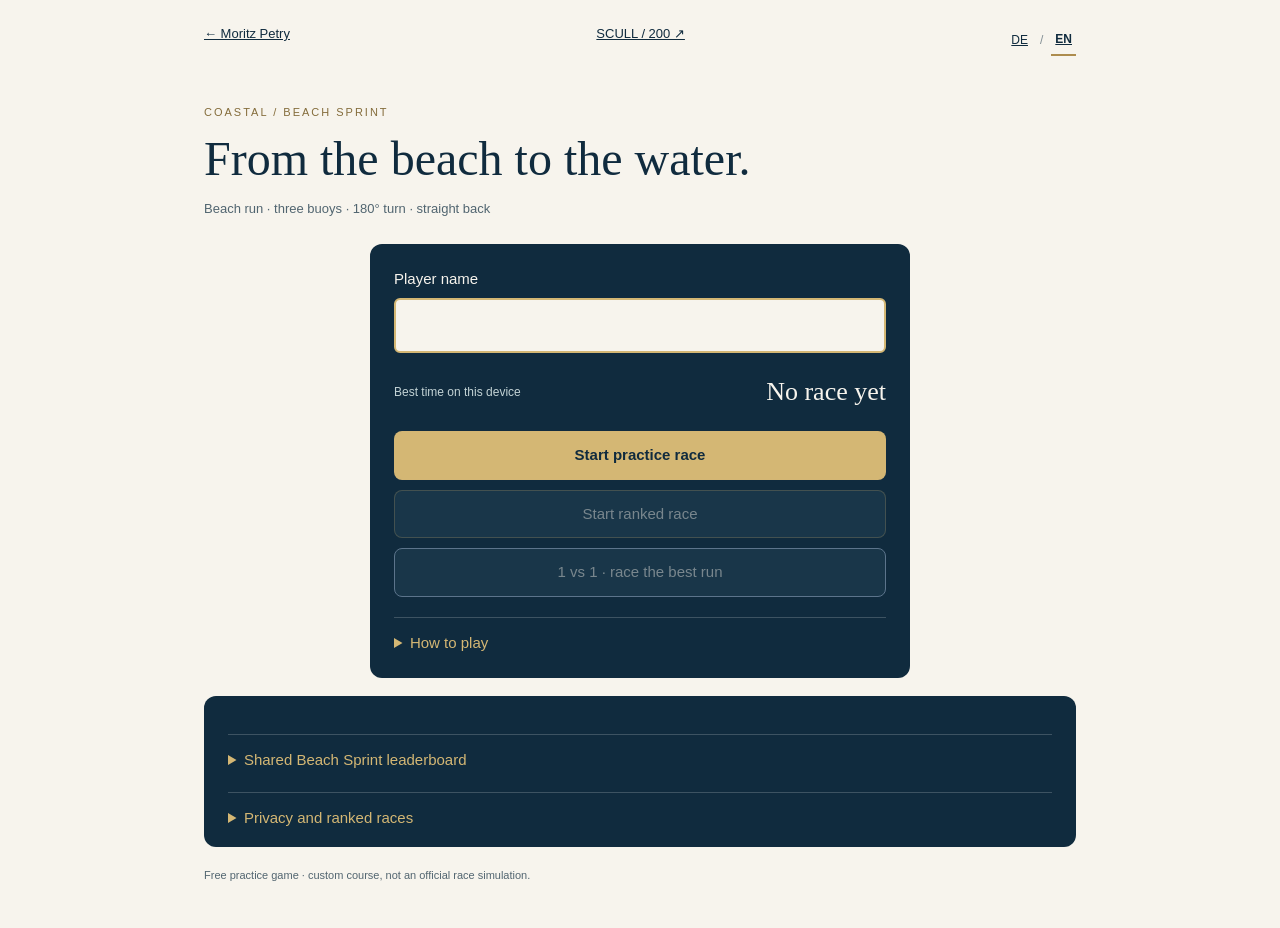
<file: coastal/index-en.html>
<!doctype html><html lang="en"><head><meta charset="utf-8"><meta name="viewport" content="width=device-width,initial-scale=1"><meta http-equiv="Content-Security-Policy" content="default-src 'none'; script-src 'self' https://challenges.cloudflare.com; style-src 'self'; img-src 'self'; connect-src https://kcmxsolbhraagsmnrvfs.supabase.co https://challenges.cloudflare.com; frame-src https://challenges.cloudflare.com; object-src 'none'; base-uri 'none'; form-action 'none'"><title>Beach Sprint | Moritz Petry</title><link rel="stylesheet" href="coastal.css?v=20261112-en"><script type="module" src="game.js?v=20261112-en"></script></head><body><main><nav><a href="../index-en.html">← Moritz Petry</a><a href="../spiel/index-en.html">SCULL / 200 ↗</a><span class="game-languages" aria-label="Language"><a href="index.html" lang="de" aria-label="Auf Deutsch wechseln">DE</a><span>/</span><a href="index-en.html" lang="en" aria-current="page">EN</a></span></nav><header><p>COASTAL / BEACH SPRINT</p><h1>From the beach to the water.</h1><span>Beach run · three buoys · 180° turn · straight back</span></header><section class="start"><label for="name">Player name</label><input id="name" maxlength="16" autocomplete="nickname"><p class="error" role="alert"></p><div class="stats"><span>Best time on this device</span><strong class="best">—</strong></div><button class="start-button">Start practice race</button><button class="ranked" disabled>Start ranked race</button><button class="duel" disabled>1 vs 1 · race the best run</button><p class="ghost-info"></p><div class="captcha"></div><details><summary>How to play</summary><p>On the beach: use ↑ / ↓ to run forward and backward, and ← / → to move sideways. Press W to jump over driftwood. On mobile, hold the direction buttons. Driftwood is solid and can only be crossed by jumping. There is no timing bar while running.</p><p>In the boat: hold and release in the gold window, then recover. A / D or the side buttons pull both sculls, one side stronger: Left stronger turns the boat right; Right stronger turns it left. Press W to handle a wave.</p><p>Three buoys stand in a straight line. On the way out, pass them left, right, then left. Golden gates mark the correct side. After the 180° turn, row straight back to the beach. Buoys are solid: each collision slows you and adds a 3-second penalty. Cross-waves hit the full water area and push the boat off course; W reduces their effect. In a duel, you race a replay of the best verified run.</p></details></section><section class="race" hidden><div class="race-top"><strong class="phase">Beach run</strong><span class="clock">0.0 s</span><button class="reset">Back to start</button></div><p class="penalty" aria-live="polite">Penalty +0 s · 0 buoy hits</p><ol class="steps"><li>Run</li><li>Slalom</li><li>Turn</li><li>Back</li><li>Finish sprint</li></ol><div class="scene"><canvas aria-label="Beach Sprint from above, with beach obstacles, buoy slalom and turning buoy"></canvas><div class="scene-meter"><div class="meter-head"><span class="meter-label">Run</span><span class="target-label">Hold the button</span></div><div class="track"><div class="zone"></div><div class="marker"></div></div></div><div class="map-label">FULL COURSE · TOP-DOWN VIEW</div></div><p class="hint" role="status">Run to the boat.</p><div class="touch"><button class="left"><b>◀</b><strong>Left</strong><small>A · hold</small></button><button class="drive"><strong>Run</strong><small>Space · hold</small></button><button class="right"><b>▶</b><strong>Right</strong><small>D · hold</small></button><button class="wave"><strong>Jump</strong><small>W · tap</small></button></div><p class="result" role="status"></p><button class="save" hidden>Publish verified time</button></section><section class="board"><details><summary>Shared Beach Sprint leaderboard</summary><p class="board-status" role="status">Loading …</p><table><thead><tr><th>Rank</th><th>Name</th><th>Time</th></tr></thead><tbody></tbody></table><button class="refresh">Refresh</button></details><details><summary>Privacy and ranked races</summary><p>Practice times and your player name stay in your browser. For ranked races, the server verifies the full race. Name, time and the best run’s control inputs are public for the leaderboard and ghost. An invisible Cloudflare check protects the race start. Rate limits and processing follow the information in <a href="../spiel/index-en.html">SCULL / 200</a>. <a href="https://www.cloudflare.com/en-gb/turnstile-privacy-policy/" target="_blank" rel="noopener noreferrer">Turnstile Privacy Addendum</a>.</p></details></section><footer>Free practice game · custom course, not an official race simulation.</footer></main></body></html>
</file>
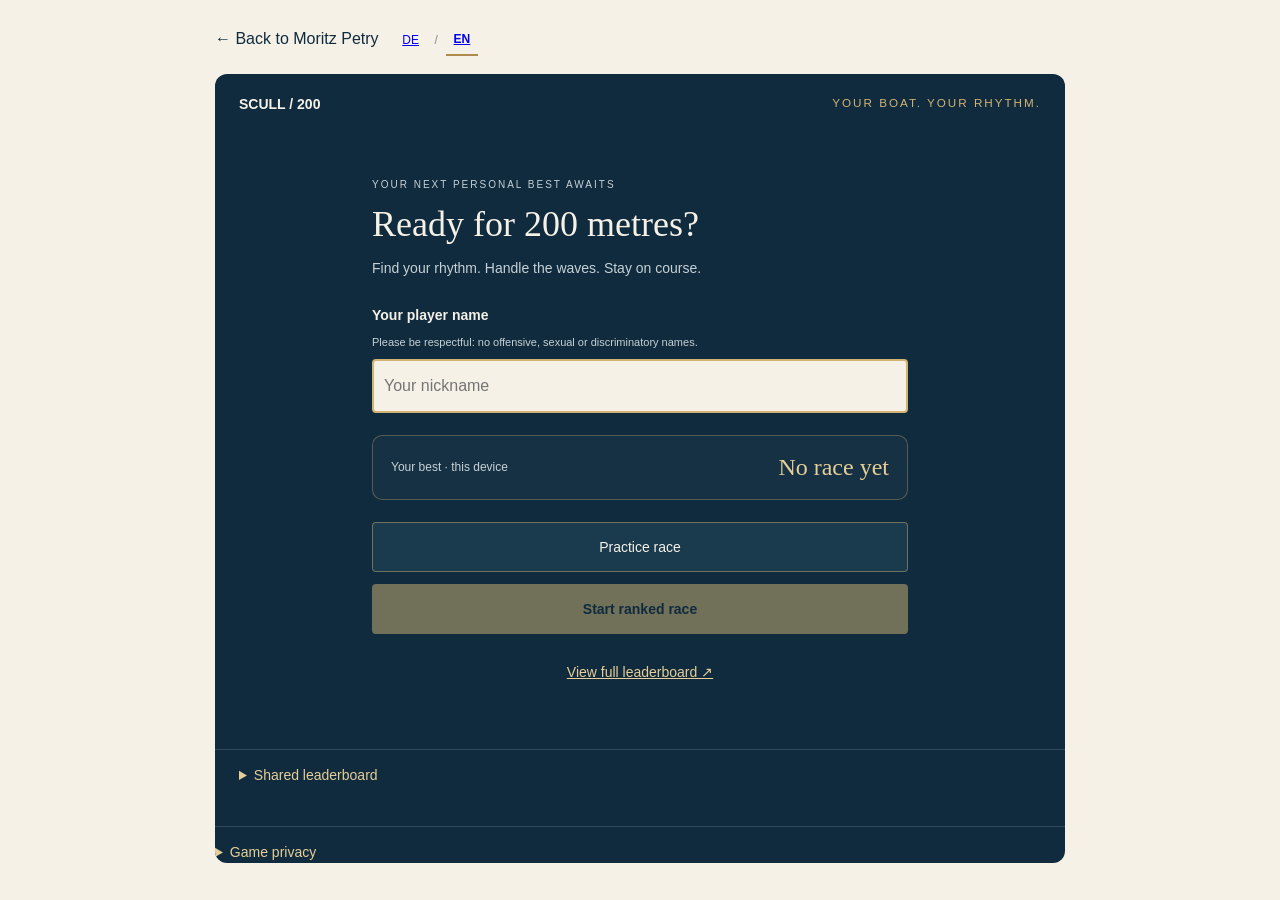
<file: spiel/index-en.html>
<!doctype html>
<html lang="en"><head><meta charset="utf-8"><meta name="viewport" content="width=device-width,initial-scale=1"><meta http-equiv="Content-Security-Policy" content="default-src 'none'; script-src 'self' https://challenges.cloudflare.com https://gc.zgo.at/count.js; script-src-attr 'none'; style-src 'self'; img-src 'self' data:; connect-src https://kcmxsolbhraagsmnrvfs.supabase.co https://challenges.cloudflare.com https://molupe.goatcounter.com/count; frame-src https://challenges.cloudflare.com; object-src 'none'; base-uri 'none'; form-action 'none'"><meta name="referrer" content="no-referrer"><title>Rowing game | Moritz Petry</title><meta name="description" content="200 metres in a single scull: find your rhythm, handle waves and stay on course. Shared leaderboard."><link rel="stylesheet" href="game.css?v=20261112-en"><script type="module" src="game.js?v=20261112-en"></script></head><body><main class="game-shell"><a class="back" href="../index-en.html">← Back to Moritz Petry</a><span class="game-languages" aria-label="Language"><a href="index.html" lang="de" aria-label="Auf Deutsch wechseln">DE</a><span>/</span><a href="index-en.html" lang="en" aria-current="page">EN</a></span><div id="scull-pov">

<header><b>SCULL / 200</b><small>YOUR BOAT. YOUR RHYTHM.</small></header>
<div class="captcha"></div><section class="lobby" aria-label="Race start"><p class="eyebrow">YOUR NEXT PERSONAL BEST AWAITS</p><h1>Ready for 200 metres?</h1><p>Find your rhythm. Handle the waves. Stay on course.</p><label for="player-name">Your player name</label><p class="note">Please be respectful: no offensive, sexual or discriminatory names.</p><input id="player-name" class="nickname" autocomplete="nickname" maxlength="16" aria-label="Nickname" placeholder="Your nickname"><p class="name-error" role="alert"></p><div class="best-card"><span>Your best · this device</span><strong class="personal-best">—</strong></div><div class="launch"><button type="button" class="practice-start">Practice race</button><button type="button" class="ranked-start" disabled>Start ranked race</button></div><a class="leaderboard-link" href="#leaderboard">View full leaderboard ↗</a></section><div class="race-view" hidden><div class="upper-course"><div class="course-line" aria-label="Course deviation"><span class="course-dot"></span></div><div class="course-caption"><span>Left buoys</span><span class="course-value">Centre · 0 contacts</span><span>Right buoys</span></div></div><div class="scene"><canvas aria-label="Rear-facing view from the single, with both sculls moving together and the wake"></canvas><div class="hud"><div><strong class="distance">200 m</strong><span>REMAINING</span></div><div><strong class="time">0.0 s</strong><span>RACE TIME</span></div><div><strong class="speed">0.0</strong><span>KM/H</span></div></div><div class="phase">READY AT THE CATCH</div></div>
<div class="panel"><p class="captcha-status"></p><p class="mode-status"></p><p class="keyboard-help"><kbd>Space</kbd> Row · <kbd>A</kbd>/<kbd>D</kbd> Steer · <kbd>W</kbd> Wave </p><div class="guide"><span class="meter-label">Drive · hold</span><span class="meter-target">Release in the narrow gold window</span></div><div class="track"><div class="zone"></div><div class="fill"></div></div><div class="skill-line"><span class="combo">Streak: 0</span><span class="quality">Catch — · Drive —</span></div><div class="controls"><button type="button" class="pull">Hold & pull</button><button type="button" class="restart">Restart</button></div><details class="instructions"><summary>How to control your boat</summary><p class="note">Hold → release in the gold window → recover → hold again at the next gold window. The gold window moves. Press W for waves. Hold A/D or a side button to pull with both sculls, one side stronger. Right stronger steers left; left stronger steers right. Release to end the correction. Space pulls evenly. Buoy contact costs speed.</p></details><div class="events"><button type="button" class="over-left" aria-pressed="false"><span class="button-icon" aria-hidden="true">◀</span><strong>Left stronger</strong><small>A · hold</small></button><button type="button" class="wave"><span class="button-icon" aria-hidden="true">≈</span><strong>Handle wave</strong><small>W · tap</small></button><button type="button" class="over-right" aria-pressed="false"><span class="button-icon" aria-hidden="true">▶</span><strong>Right stronger</strong><small>D · hold</small></button></div><div class="event-status" aria-live="polite">On course · next wave at 20 m</div><p class="feedback" aria-live="polite">The first drive starts the race.</p></div></div><details id="leaderboard"><summary>Shared leaderboard</summary><p class="note">Only server-verified races are published. Nicknames and race times are visible to everyone.</p><p class="board-status" aria-live="polite"></p><table aria-label="Shared leaderboard"><thead><tr><th scope="col">Rank</th><th scope="col">Nickname</th><th scope="col">Time</th></tr></thead><tbody></tbody></table><div class="board-buttons"><button type="button" class="previous" disabled>Back</button><button type="button" class="next-page" disabled>Next</button><button type="button" class="refresh">Refresh</button></div><div class="entry"><button type="button" class="save" disabled>Submit time</button></div></details><details><summary>Game privacy</summary><p class="note">Your nickname is saved in this browser for your next visit. You can change it in the name field or remove it by clearing browser data. Practice races remain in your browser. Ranked race inputs are sent to Supabase for verification. Nickname, race time and creation time are public. Cloudflare Turnstile performs an invisible bot check when you start a ranked race. For rate limits, the server stores a daily-changing hash of your IP address; provider logs may contain additional access data. Race credentials and rate-limit entries older than one day are cleaned up at the next valid race start. Do not include personal contact information in your nickname.</p><p class="note"><a href="https://www.cloudflare.com/en-gb/turnstile-privacy-policy/" target="_blank" rel="noopener noreferrer">Cloudflare Turnstile Privacy Addendum</a> · <a href="https://www.cloudflare.com/privacypolicy/" target="_blank" rel="noopener noreferrer">Cloudflare privacy policy</a> · <a href="https://supabase.com/privacy" target="_blank" rel="noopener noreferrer">Supabase privacy policy</a> · <a href="../index-en.html#datenschutz">Contact and further information</a></p></details>
</div>
</main><script data-goatcounter="https://molupe.goatcounter.com/count" async src="https://gc.zgo.at/count.js" referrerpolicy="no-referrer"></script></body></html>
</file>
<file: styles.css>
:root{--navy:#102b3e;--cream:#f5f1e7;--gold:#bda26b;--muted:#aab6bc;--line:rgba(245,241,231,.2)}*{box-sizing:border-box}html{scroll-behavior:smooth;scroll-padding-top:32px}body{margin:0;background:var(--cream);color:var(--navy);font-family:Arial,Helvetica,sans-serif;line-height:1.6}a{color:inherit;text-decoration:none}a:focus-visible,summary:focus-visible{outline:3px solid var(--gold);outline-offset:6px}a:hover{text-decoration:underline;text-underline-offset:5px}.skip{position:absolute;left:16px;top:-100px;background:var(--cream);padding:10px;z-index:10}.skip:focus{top:10px}.header{background:var(--navy);color:var(--cream);display:flex;justify-content:space-between;align-items:center;padding:26px 6%;border-bottom:1px solid var(--line)}.brand{font-weight:bold;font-size:25px;letter-spacing:-1px}.brand span{font-size:10px;letter-spacing:3px;color:var(--gold);margin-left:12px}nav{display:flex;gap:32px;font-size:12px}.hero{background:var(--navy);color:var(--cream);display:grid;grid-template-columns:1fr 1fr;padding:0 6%}.hero-copy{padding:72px 0 58px}.eyebrow{font-size:10px;letter-spacing:2.5px;font-weight:bold;margin:0 0 28px;color:var(--gold)}h1,h2,h3,p{margin-top:0}h1{font-family:Georgia,serif;font-weight:normal;font-size:clamp(80px,9vw,146px);line-height:.94;letter-spacing:-5px;margin-bottom:30px}h1 em{font-weight:normal;color:var(--gold)}.lead{font-size:20px;line-height:1.6}.button{display:inline-flex;gap:42px;margin-top:18px;padding:13px 20px;background:var(--gold);color:var(--navy);font-size:12px;font-weight:bold}.hero-art{position:relative;align-self:stretch;margin-left:25px;overflow:hidden}.hero-art svg{width:100%;height:100%;object-fit:cover;display:block}.art-note{position:absolute;top:28px;left:28px;font-size:9px;letter-spacing:2px;opacity:.7}.hero-bottom{grid-column:1/-1;display:flex;justify-content:space-between;align-items:center;border-top:1px solid var(--line);padding:22px 0;font-size:9px;letter-spacing:2px}.hero-bottom a{font-size:24px}.wrap{max-width:1280px;margin:auto;padding:90px 6%}.profile{display:grid;grid-template-columns:1fr 1fr;gap:8%}h2{font:normal clamp(35px,4vw,55px)/1.12 Georgia,serif;letter-spacing:-1.5px;margin-bottom:30px}.intro{font-size:23px;line-height:1.5}.profile p:not(.eyebrow):not(.intro){color:#4b606c;font-size:14px}.facts{display:flex;flex-wrap:wrap;gap:28px;border-top:1px solid #c7c8bd;padding-top:24px;margin-top:30px}dt{font-size:10px;text-transform:uppercase;letter-spacing:1px;color:#526774}dd{margin:6px 0 0;font-size:13px}.results{background:var(--navy);color:var(--cream)}.section-top{display:flex;justify-content:space-between;gap:35px;align-items:end;margin-bottom:30px}.section-top>p{font-size:13px;color:var(--muted)}.highlights{display:grid;grid-template-columns:repeat(3,1fr);gap:34px;margin:42px 0 65px}.highlights article{border-top:1px solid var(--gold);padding-top:20px}.highlights span{font-size:9px;letter-spacing:1.5px;color:var(--gold)}.highlights strong{display:block;font:normal clamp(42px,5vw,68px)/1.3 Georgia,serif;margin:17px 0 10px}.highlights p{font-size:13px;color:#c1cbd0}.record-heading{display:flex;justify-content:space-between;align-items:center;margin-bottom:15px}.record-heading h3{font:normal 26px Georgia,serif;margin:0}.record-heading span{font-size:10px;color:var(--gold);letter-spacing:2px}details{border-top:1px solid var(--line)}details:last-of-type{border-bottom:1px solid var(--line)}summary{padding:20px 0;cursor:pointer;font:normal 27px Georgia,serif}summary::marker{color:var(--gold);font-size:15px}.result-list{list-style:none;padding:0 0 20px;margin:0}.result-list li{display:grid;grid-template-columns:1.4fr 1.2fr 1fr;gap:20px;font-size:12px;padding:13px 0;border-top:1px solid rgba(245,241,231,.08)}.result-list .boat{color:#b8c6ce}.result-list .rank{color:#e2c791;text-align:right}.source-note{font-size:10px;color:var(--muted);margin:24px 0 0;max-width:630px}.gallery .section-top>p{color:#536773}.photos{display:grid;grid-template-columns:1.35fr 1fr 1fr;gap:22px}figure{margin:0}.placeholder{height:300px;position:relative;padding:23px;display:flex;flex-direction:column;justify-content:center;background:repeating-linear-gradient(166deg,transparent 0 40px,#fff1 41px 42px),#25495a;color:var(--cream);overflow:hidden}.placeholder:after{content:'';position:absolute;width:200%;height:1px;background:var(--gold);transform:rotate(-35deg);left:-50%;top:70%;opacity:.4}.placeholder span{position:absolute;top:20px;font-size:9px;letter-spacing:2px;color:#e2c791}.placeholder b{font:normal 32px Georgia,serif}.placeholder i{font-size:11px;font-style:normal;color:#c1cbd0}.p2{background-color:#45616b}.p3{background-color:#1b3444}figcaption{font-size:11px;padding-top:12px}figure img{width:100%;height:300px;object-fit:cover;display:block}.contact{background:#e9e4d8}.contact .wrap{padding-top:65px;padding-bottom:65px}.contact p:not(.eyebrow){font-size:14px}.email{font-family:Georgia,serif;font-size:clamp(19px,3vw,36px);display:inline-flex;gap:35px;border-bottom:1px solid var(--gold);padding-bottom:8px;overflow-wrap:anywhere}.email span{color:#79602f}footer.wrap{padding-top:28px;padding-bottom:28px;display:flex;justify-content:space-between;gap:20px;font-size:10px;color:#536773}@media(min-width:1450px){.hero{padding-left:max(6%,calc((100vw - 1130px)/2));padding-right:max(6%,calc((100vw - 1130px)/2))}}@media(max-width:700px){.header{padding:20px 6%;align-items:start}.brand span{display:none}nav{gap:15px;font-size:10px;flex-wrap:wrap;justify-content:end;max-width:245px}.hero{grid-template-columns:1fr}.hero-copy{padding:48px 0 35px}h1{font-size:100px}.hero-art{margin:0;height:340px}.hero-bottom{font-size:8px;letter-spacing:1px}.hero-bottom span:last-child{display:none}.wrap{padding:60px 6%}.profile{grid-template-columns:1fr;gap:15px}.intro{font-size:20px}.highlights{gap:18px;margin:30px 0 45px}.highlights strong{font-size:36px}.highlights span{font-size:8px;letter-spacing:.5px}.highlights p{font-size:11px}.section-top{display:block}.section-top>p{margin-top:15px}.result-list li{grid-template-columns:1fr auto;gap:5px 18px}.result-list .boat{grid-column:1}.result-list .rank{grid-column:2;grid-row:1/3;align-self:center;max-width:130px}.photos{grid-template-columns:1fr}.placeholder,figure img{height:280px}footer.wrap{flex-wrap:wrap}.email{gap:12px}.facts{gap:22px}}@media(prefers-reduced-motion:reduce){html{scroll-behavior:auto}}
/* Fotografien */
.hero-art.portrait{min-height:570px;background:#183548}
.hero-art.portrait>img{position:absolute;width:100%;height:100%;object-fit:cover;object-position:50% 35%}
.portrait-credit{position:absolute;bottom:20px;left:20px;background:rgba(16,43,62,.85);padding:8px 12px;color:var(--cream);font-size:10px;letter-spacing:1px}
.photos{grid-template-columns:repeat(2,minmax(0,1fr));gap:30px 24px}
.photos figure:first-child{grid-column:1/-1}
.photos figure:first-child img{height:auto;max-height:600px;object-fit:cover}
.photos a{display:block;overflow:hidden;background:#d7d9d4}
.photos img{height:auto;aspect-ratio:3/2;object-fit:cover;transition:transform .3s ease}
.photos a:hover img{transform:scale(1.025)}
.photos .photo-6 img{object-position:50% 35%}
.gallery-note{font-size:11px;color:#536773;margin-top:25px}
@media(max-width:700px){.hero-art.portrait{min-height:0;height:auto;aspect-ratio:1/1}.photos{grid-template-columns:1fr}.photos figure:first-child{grid-column:auto}.photos img{height:auto;aspect-ratio:auto}.photos figure:first-child img{max-height:none}}
@media(prefers-reduced-motion:reduce){.photos img{transition:none}.photos a:hover img{transform:none}}
/* Verfeinerte Typografie und Bildlegenden */
.gallery .section-top{border-bottom:1px solid #c9c9be;padding-bottom:24px;margin-bottom:36px}
.photos{gap:40px 28px}
.photos figure{min-width:0}
.photos a{border-radius:2px}
.photos figcaption{display:flex;gap:16px;align-items:flex-start;padding:17px 0 0;border-top:1px solid #c9c9be;margin-top:12px}
.photo-index{font-size:10px;letter-spacing:1px;color:#786132;padding-top:5px}
.photos figcaption h3{font:normal 23px/1.25 Georgia,serif;letter-spacing:-.3px;margin:0 0 5px}
.photos figcaption p{font-size:12px;line-height:1.6;color:#526570;margin:0}
.photo-arrow{margin-left:auto;font-size:20px;color:#786132}
.hero-copy .lead{max-width:340px}
.profile .eyebrow,.gallery .eyebrow,.contact .eyebrow{color:#79602f}
.privacy.wrap{padding-top:35px;padding-bottom:35px}
.privacy details{border-color:#c9c9be}
.privacy summary{font:normal 16px/1.5 Arial,Helvetica,sans-serif;padding:16px 0}
.privacy p{max-width:850px;font-size:12px;color:#526570}
.privacy p a{text-decoration:underline;text-underline-offset:3px}
@media(max-width:700px){.photos{gap:30px}.photos figcaption h3{font-size:21px}.photos figcaption{gap:12px}.highlights{grid-template-columns:1fr}.highlights article{display:grid;grid-template-columns:1fr 1fr;gap:0 14px}.highlights article>span{grid-column:1/-1}.highlights strong{margin:10px 0}.highlights p{margin:10px 0;align-self:center}.section-top h2{font-size:35px}}

/* Athlete portfolio refinement */
:root{--cream:#f7f4ed;--gold:#c0a16a}body{font-family:Arial,Helvetica,sans-serif;-webkit-font-smoothing:antialiased}.header{padding:23px 6%;position:relative;z-index:2}.header nav a{padding:8px 0;border-bottom:1px solid transparent}.header nav a:hover{border-color:var(--gold);text-decoration:none}.hero{gap:0 4%;padding-top:24px}.hero-copy{padding:65px 0 75px}.hero-art{margin-left:0}.hero-art.portrait{min-height:560px}.hero-art.portrait>img{object-position:50% 33%}.hero h1{font-size:clamp(84px,9vw,132px);letter-spacing:-4px}.hero .button{padding:15px 24px;border:1px solid var(--gold);transition:background .2s}.hero .button:hover{background:#d7bd8a;text-decoration:none}.hero-bottom{margin-top:24px}.wrap{max-width:1280px;padding-top:104px;padding-bottom:104px}.profile{gap:10%}.profile .intro{font-size:24px;line-height:1.5}.profile p:not(.eyebrow):not(.intro){font-size:15px;line-height:1.8}.facts{gap:34px;padding-top:22px}.athlete-links{display:grid;grid-template-columns:1fr 1fr;gap:16px;margin-top:30px}.athlete-links a{display:block;padding:18px 0;border-top:1px solid #b9bcb5}.athlete-links a:hover{text-decoration:none;border-color:#887044}.athlete-links span{display:block;font-size:10px;letter-spacing:.4px;color:#526570;margin-bottom:6px}.athlete-links strong{font-size:15px;font-weight:normal}.highlights{gap:38px}.highlights article{padding:24px 0 12px}.highlights span{font-size:10px}.results .section-top{border-bottom:1px solid #ffffff25;padding-bottom:26px}.results .section-top h2{margin-bottom:0}.results .section-top>p{margin:0}.result-list li{padding:16px 0;font-size:13px}.photos{gap:36px 28px}.photos figcaption{padding:12px 0 0;margin-top:0;border:0;align-items:center;font-size:13px;line-height:1.5;color:#435765}.photos figcaption .photo-arrow{font-size:17px}.photos a{border-radius:0}.photos figure:first-child img{max-height:570px}.gallery .section-top h2{margin-bottom:0}.gallery-note{border-top:1px solid #ced0c7;padding-top:22px;margin-top:36px}.contact{background:#eae6dc;border-top:1px solid #d5d2c8}.contact .wrap{padding-top:72px;padding-bottom:78px}.contact h2{margin-bottom:20px}.email{font-size:clamp(20px,3vw,35px);padding-top:12px}.oar-secret{background:none;border:0;color:#887044;cursor:pointer;padding:5px 12px;min-width:44px;min-height:44px}.oar-secret svg{fill:currentColor;stroke:currentColor;stroke-width:1.4}.oar-secret:hover{color:var(--navy)}.oar-secret:focus-visible{outline:2px solid var(--gold)}footer.wrap{align-items:center}.secret-river[hidden]{display:none}.secret-river{position:fixed;bottom:0;left:0;right:0;height:55px;overflow:hidden;background:#102b3ef2;color:#d9bc82;z-index:10;pointer-events:none}.secret-boat{position:absolute;left:-80px;top:1px;font-size:24px;letter-spacing:-4px;animation:secret-row 5s linear forwards}.secret-ripple{position:absolute;left:0;right:0;bottom:0;white-space:nowrap;letter-spacing:14px;color:#b2ced366}.secret-message{position:fixed;bottom:65px;left:50%;transform:translateX(-50%);font-size:12px;background:var(--navy);color:var(--cream);padding:8px 16px;border-radius:20px;z-index:11;pointer-events:none}.secret-message:empty{display:none}@keyframes secret-row{to{left:calc(100% + 40px)}}@media(max-width:700px){.header{padding:18px 6%}.header nav{gap:8px 16px;max-width:255px}.hero{padding-top:0}.hero-copy{padding:45px 0 38px}.hero h1{font-size:100px}.hero-art.portrait{min-height:0;aspect-ratio:1}.hero-bottom{margin-top:18px}.wrap{padding-top:64px;padding-bottom:64px}.profile .intro{font-size:21px}.athlete-links{gap:20px}.athlete-links strong{font-size:14px}.photos{gap:28px}.photos figure:first-child img{max-height:none}.result-list li{font-size:12px}.contact .wrap{padding-top:56px;padding-bottom:60px}.email{font-size:clamp(18px,5vw,25px)}footer.wrap{gap:14px}}@media(prefers-reduced-motion:reduce){.secret-boat{animation:none;left:45%}.hero .button{transition:none}}

/* Explicit mobile portrait geometry: image no longer depends on a collapsed grid row. */
@media(max-width:700px){.hero{display:flex;flex-direction:column;gap:0}.hero-art.portrait{display:block;position:relative;flex:none;width:100%;height:auto;min-height:0;aspect-ratio:auto;overflow:hidden}.hero-art.portrait>img{display:block;position:static;width:100%;height:auto;aspect-ratio:1;object-fit:cover;object-position:50% 33%}.hero-bottom{width:100%}.header nav{max-width:270px;gap:6px 12px}}

/* Language selection and social profiles */
.header{gap:20px;flex-wrap:wrap}.header nav{margin-left:auto}.language-switch{display:flex;gap:8px;align-items:center;font-size:11px;letter-spacing:1px}.language-switch a{padding:8px 3px;min-width:24px;text-align:center}.language-switch [aria-current=page]{color:var(--gold);font-weight:bold;border-bottom:1px solid var(--gold)}.language-switch span{color:#ffffff50}.social-links{display:flex;flex-wrap:wrap;gap:28px;margin-top:30px}.social-links a{min-width:155px;border-top:1px solid #bcb9ad;padding:14px 0}.social-links a:hover{text-decoration:none;border-color:#846c3b}.social-links span{display:block;font-size:11px;color:#526570;margin-bottom:5px}.social-links strong{font-weight:normal;font-size:16px}@media(max-width:700px){.header{gap:10px 14px}.header nav{max-width:calc(100% - 52px);font-size:10px}.language-switch{margin-left:auto}.social-links{gap:18px 28px}.social-links a{min-width:130px}}
</file>
<file: coastal/coastal.css>
:root{color-scheme:dark;--gold:#d4b774;--navy:#102b3e;--cream:#f7f4ed}*{box-sizing:border-box}body{margin:0;background:var(--cream);font:15px/1.5 Arial,sans-serif;color:var(--navy)}main{max-width:920px;margin:auto;padding:24px}nav{display:flex;justify-content:space-between;font-size:13px}a{color:inherit}header{margin:30px 0 24px}header p{letter-spacing:2px;font-size:11px;color:#846c3b}h1{font:normal clamp(30px,5vw,48px)/1.1 Georgia,serif;margin:12px 0}header>span{font-size:13px;color:#516570}.start,.race{background:var(--navy);color:var(--cream);border-radius:12px;padding:24px}.start{max-width:540px;margin:auto}.start label{display:block;margin-bottom:8px}input{width:100%;padding:15px;font-size:18px;color:var(--navy);background:var(--cream);border:2px solid var(--gold);border-radius:6px}.stats{display:flex;align-items:center;justify-content:space-between;gap:20px;margin:24px 0}.stats span{font-size:12px;color:#c3d3d5}.stats strong{font:26px Georgia,serif}button{font:inherit;border:1px solid #d4b77488;border-radius:8px;background:#254557;color:var(--cream);padding:12px;min-height:46px;cursor:pointer;touch-action:none;user-select:none}button:focus-visible,a:focus-visible,input:focus-visible{outline:3px solid var(--gold);outline-offset:3px}.start-button{width:100%;background:var(--gold);color:var(--navy);font-weight:bold}.error{color:#ffc2af;font-size:13px}details{margin-top:20px;border-top:1px solid #ffffff30;padding-top:14px}summary{color:var(--gold);cursor:pointer}details p{font-size:13px;color:#d2dcde}[hidden]{display:none!important}.race-top{display:flex;align-items:center;gap:12px}.phase{flex:1}.clock{font:24px Georgia,serif;white-space:nowrap}.reset{font-size:11px;min-height:38px}.steps{display:flex;gap:7px;list-style:none;padding:0;margin:18px 0;font-size:10px}.steps li{flex:1;border-top:3px solid #ffffff25;padding-top:6px;color:#b6c7cf}.steps li.active{border-color:var(--gold);color:var(--gold)}.scene{position:relative;background:#2a6c80;border-radius:8px;overflow:hidden}canvas{display:block;width:100%;height:480px}.map-label{position:absolute;bottom:7px;left:10px;font-size:8px;letter-spacing:1px;color:#fff9}.hint{font-size:14px;font-weight:bold;min-height:42px;color:#f0d39c;margin:12px 0}.meter-head{display:flex;justify-content:space-between;gap:12px;font-size:12px}.track{height:18px;background:#ffffff18;position:relative;margin:8px 0 16px;overflow:hidden;border-radius:6px}.zone{position:absolute;left:70%;width:13%;height:100%;background:var(--gold)}.marker{position:absolute;left:0;height:100%;width:4px;background:white}.touch{display:grid;grid-template-columns:1fr 1.5fr 1fr;gap:10px}.touch button{display:flex;flex-direction:column;justify-content:center;align-items:center;gap:4px;min-height:82px;border-width:2px;box-shadow:0 3px #061b28}.touch b{font-size:21px;color:var(--gold)}.touch small{font-size:10px;color:#d0dcde}.touch .drive{background:var(--gold);color:var(--navy)}.drive small{color:var(--navy)}.touch .wave{grid-column:1/-1;min-height:52px;flex-direction:row;gap:20px}.touch button.on,.touch button:active{background:#517382}.touch .wave.ready{background:var(--gold);color:var(--navy)}.result{color:var(--gold);font-weight:bold}footer{font-size:11px;color:#526570;padding:20px 0}@media(max-width:600px){main{padding:12px}header{margin:22px 0 18px}.race{padding:12px}.start{padding:20px}canvas{height:400px}.steps{font-size:9px}.touch{gap:8px}.touch button{padding:9px 4px;min-height:82px}.touch strong{font-size:13px}.race-top{gap:8px}.reset{max-width:90px;padding:6px}.clock{font-size:21px}.hint{font-size:13px;min-height:38px}.map-label{font-size:7px}}

.ranked,.duel{display:block;width:100%;margin-top:10px}.duel{border-color:#b8cde9}.ghost-info,.board-status{font-size:12px;color:#b7cbd3}.board{background:#102b3e;color:#f7f4ed;padding:18px 24px;border-radius:12px;margin-top:18px}.board table{width:100%;border-collapse:collapse;font-size:13px}.board th,.board td{text-align:left;padding:10px 6px;border-bottom:1px solid #ffffff20}.board td:last-child{text-align:right}.board .refresh{margin-top:14px}.board p{font-size:12px}.board a{color:#d4b774}button:disabled{opacity:.45;cursor:default}.save{width:100%;background:#d4b774;color:#102b3e;font-weight:bold}

.penalty{font-size:12px;color:#e8bf85;margin:10px 0 0}.clock{font-variant-numeric:tabular-nums}

/* Keep stroke timing visible while watching the boat. */
.scene-meter{position:absolute;bottom:18px;left:10px;right:10px;padding:10px 12px 8px;background:#102b3ef2;border:1px solid #d4b77488;border-radius:8px;pointer-events:none;box-shadow:0 3px 12px #00152255}.scene-meter .meter-head{font-size:12px;color:#fff;gap:10px}.scene-meter .track{height:22px;margin:7px 0 0;background:#ffffff25;border:1px solid #ffffff40}.scene-meter .zone{background:#f1cb6c}.scene-meter .marker{width:5px;background:#fff;box-shadow:0 0 4px #102b3e}.scene-meter:has(.track[hidden]){display:none}@media(max-width:600px){.scene-meter{bottom:18px;left:8px;right:8px;padding:8px 10px}.scene-meter .meter-head{font-size:11px}.scene-meter .track{height:24px}}

.game-languages{display:inline-flex;gap:8px;align-items:center;font:12px Arial,sans-serif;margin:0 0 18px 16px;color:#102b3e}.game-languages a{padding:8px 4px;min-width:24px;text-align:center}.game-languages [aria-current=page]{font-weight:bold;border-bottom:2px solid #ad8c4e}.game-languages span{opacity:.5}

@media(max-width:600px){.race canvas{height:clamp(200px,calc(100svh - 390px),400px)}.race .hint{min-height:30px;margin:8px 0;font-size:12px}.race .steps{margin:12px 0}.race .touch button{min-height:68px}.race .touch .wave{min-height:46px}.race .race-top{font-size:13px}.race .penalty{margin-top:6px;font-size:11px}nav{flex-wrap:wrap;gap:8px}nav .game-languages{margin:0}.race-top .reset{font-size:10px}}
</file>
<file: spiel/game.css>
#scull-pov{background:#102b3e;color:#f5f1e7;font:14px/1.5 Arial,sans-serif;border-radius:12px;overflow:hidden}#scull-pov *{box-sizing:border-box}#scull-pov header{padding:20px 24px;display:flex;gap:15px;justify-content:space-between;flex-wrap:wrap}#scull-pov header small{color:#d1b473;letter-spacing:2px}#scull-pov .scene{position:relative;height:340px;overflow:hidden;background:linear-gradient(#b0c6c9 0%,#d7dccc 23%,#496967 24%,#163d50 27%,#2a6072 100%)}#scull-pov canvas{width:100%;height:100%;display:block}#scull-pov .hud{position:absolute;top:18px;left:22px;right:22px;display:flex;justify-content:space-between;gap:15px;text-shadow:0 1px 6px #102b3e}#scull-pov .hud strong{font:normal 28px Georgia,serif;display:block}#scull-pov .hud span{font-size:11px}#scull-pov .phase{position:absolute;bottom:18px;left:50%;transform:translateX(-50%);background:#102b3ee0;padding:7px 18px;border-radius:20px;font-size:12px;white-space:nowrap}#scull-pov .panel{padding:22px 24px}#scull-pov .guide{display:flex;justify-content:space-between;font-size:11px;color:#c3d2d5;gap:12px}#scull-pov .track{height:9px;background:#ffffff16;margin:10px 0 20px;position:relative;border-radius:8px;overflow:hidden}#scull-pov .zone{position:absolute;left:80%;width:18%;height:100%;background:#d1b47370}#scull-pov .fill{height:100%;width:0;background:#d1b473;position:relative}#scull-pov .controls{display:flex;gap:12px}#scull-pov button{border:1px solid #d1b47377;border-radius:4px;background:#1a3a4d;color:#f5f1e7;padding:15px 20px;font-size:14px;min-height:50px;touch-action:none;user-select:none;cursor:pointer}#scull-pov button.pull{flex:1;background:#d1b473;color:#102b3e}#scull-pov button:disabled{opacity:.5}#scull-pov .feedback{margin:14px 0 0;min-height:22px;font-size:12px;color:#e5ce97}#scull-pov .note{font-size:11px;color:#b9c9cf;margin:8px 0}#scull-pov details{margin-top:20px;border-top:1px solid #ffffff25;padding-top:15px}#scull-pov summary{cursor:pointer;color:#e5ce97}#scull-pov table{width:100%;border-collapse:collapse;font-size:12px;margin-top:12px}#scull-pov td{padding:9px 0;border-bottom:1px solid #ffffff15}#scull-pov td:last-child{text-align:right}#scull-pov .entry{display:flex;gap:10px;margin-top:14px;flex-wrap:wrap}#scull-pov input{min-width:0;flex:1;font-size:16px;padding:10px;border-radius:4px;border:0} @media(max-width:420px){#scull-pov .scene{height:300px}#scull-pov header,#scull-pov .panel{padding:18px}#scull-pov .hud{left:15px;right:15px}#scull-pov .hud strong{font-size:23px}}
#scull-pov .skill-line{display:flex;justify-content:space-between;gap:12px;flex-wrap:wrap;font-size:12px;margin:-5px 0 17px;color:#e5ce97}#scull-pov .zone{left:78%;width:12%}#scull-pov .fill{max-width:100%}
#scull-pov .events{display:flex;gap:10px;flex-wrap:wrap;margin:14px 0}#scull-pov .events button{flex:1;min-width:90px;padding:10px;font-size:12px}#scull-pov .event-status{font-size:12px;color:#f0cd7f;min-height:23px}#scull-pov .course-line{height:6px;background:#ffffff18;position:relative;margin:8px 0 15px;border-radius:4px}#scull-pov .course-line:before{content:'';position:absolute;left:50%;top:-4px;height:14px;width:1px;background:#f5f1e7}#scull-pov .course-dot{position:absolute;left:50%;width:9px;height:9px;background:#d1b473;top:-2px;border-radius:50%}#scull-pov .wave-ready{background:#d1b473!important;color:#102b3e!important}#scull-pov .track{height:14px}#scull-pov .fill{width:3px!important;position:absolute;top:0;background:#f5f1e7}#scull-pov .zone{background:#caa757}
#scull-pov .course-caption{display:flex;justify-content:space-between;gap:10px;font-size:11px;color:#c6d1d5;margin-top:-5px;margin-bottom:16px}#scull-pov .events button[aria-pressed="true"]{background:#d1b473;color:#102b3e}#scull-pov .course-line{background:linear-gradient(90deg,#c37c5b66 0 8%,#ffffff15 8% 92%,#c37c5b66 92%)}
#scull-pov .upper-course{padding:14px 24px 8px;background:#183548}#scull-pov .upper-course .course-line{margin:5px 5px 13px}#scull-pov .upper-course .course-caption{margin-bottom:0}#scull-pov .keyboard-help{font-size:12px;color:#e5ce97;margin:0 0 15px}#scull-pov kbd{display:inline-block;background:#ffffff15;border:1px solid #ffffff30;border-radius:3px;padding:1px 6px;font:inherit}#scull-pov .keyboard-on{color:#c8dece}#scull-pov .keyboard-off{color:#e5ce97}

body{margin:0;background:#f5f1e7;padding:24px;font-family:Arial,sans-serif}.game-shell{max-width:850px;margin:auto}.back{display:inline-block;color:#102b3e;margin-bottom:18px;text-decoration:none}#scull-pov .launch{display:flex;gap:12px;flex-wrap:wrap;margin-bottom:14px}#scull-pov .launch button{flex:1}#scull-pov .captcha-status,#scull-pov .mode-status,#scull-pov .board-status{font-size:12px;color:#c6d1d5;margin:12px 0}#scull-pov .board-buttons{display:flex;gap:10px;flex-wrap:wrap;margin:15px 0}#scull-pov details p a{color:#e5ce97}#scull-pov button:focus-visible,#scull-pov input:focus-visible{outline:3px solid #f0cd7f;outline-offset:3px}@media(max-width:500px){body{padding:10px}}

/* Start screen and thumb-friendly controls */
#scull-pov [hidden]{display:none!important}#scull-pov .lobby{padding:32px;max-width:600px;margin:auto}#scull-pov .eyebrow{font-size:10px;letter-spacing:2px;color:#d1b473}#scull-pov h1{font:36px/1.12 Georgia,serif;margin:12px 0}#scull-pov .lobby>p{color:#c6d1d5}#scull-pov .lobby label{display:block;margin:26px 0 8px;font-weight:bold}#scull-pov .nickname{width:100%;min-height:54px;background:#f5f1e7;color:#102b3e;border:2px solid #d1b473}#scull-pov .name-error{color:#ffbbab;font-size:13px}#scull-pov .best-card{display:flex;justify-content:space-between;align-items:center;gap:18px;background:#ffffff08;border:1px solid #d1b47355;padding:18px;margin:22px 0;border-radius:10px}#scull-pov .best-card span{font-size:12px;color:#c6d1d5}#scull-pov .best-card strong{font:24px Georgia,serif;color:#e5ce97}#scull-pov .lobby .launch{flex-direction:column}#scull-pov .ranked-start{background:#d1b473;color:#102b3e;font-weight:bold}#scull-pov .leaderboard-link{display:block;color:#e5ce97;text-align:center;padding:14px}#scull-pov .race-view{scroll-margin-top:8px}#scull-pov .events{display:grid;grid-template-columns:1fr 1fr 1fr;gap:10px}#scull-pov .events button{min-width:0;min-height:90px;border:2px solid #d1b473aa;border-radius:12px;display:flex;flex-direction:column;align-items:center;justify-content:center;gap:4px;box-shadow:0 4px 0 #071f2d}#scull-pov .button-icon{font-size:25px;color:#e5ce97;line-height:1}#scull-pov .events strong{font-size:14px}#scull-pov .events small{font-size:11px;color:#c6d1d5}#scull-pov .events button[aria-pressed=true] .button-icon,#scull-pov .events button[aria-pressed=true] small{color:#102b3e}#scull-pov .controls .pull{min-height:66px;font-size:18px;font-weight:bold;border-radius:12px}#scull-pov .track{height:22px;margin:10px 0 16px}#scull-pov .event-status{font-size:15px;font-weight:bold;background:#ffffff09;padding:10px;border-radius:8px}#scull-pov .instructions{margin:10px 0}#scull-pov .instructions .note{font-size:13px}#scull-pov .guide{font-size:13px}#scull-pov .upper-course{padding-top:18px}#scull-pov .course-line{height:10px}#scull-pov .course-dot{width:14px;height:14px}#scull-pov .panel>details:not(.instructions){margin-top:24px}#leaderboard{padding:20px 24px}#scull-pov .panel{padding-top:16px}@media(max-width:600px){#scull-pov .lobby{padding:24px 20px}#scull-pov h1{font-size:32px}#scull-pov .scene{height:260px}#scull-pov .panel{padding:16px 12px}#scull-pov .keyboard-help{display:none}#scull-pov .events{gap:8px}#scull-pov .events button{min-height:100px;padding:10px 4px}#scull-pov .events strong{font-size:13px}#scull-pov .events small{font-size:12px}#scull-pov .controls{gap:8px}#scull-pov .controls .restart{padding:12px;font-size:12px}#scull-pov .best-card{flex-wrap:wrap}#scull-pov .hud{top:12px}#scull-pov header{padding:16px}#scull-pov .phase{bottom:10px;font-size:10px}#scull-pov .upper-course{padding:14px 16px 10px}}

.game-languages{display:inline-flex;gap:8px;align-items:center;font:12px Arial,sans-serif;margin:0 0 18px 16px;color:#102b3e}.game-languages a{padding:8px 4px;min-width:24px;text-align:center}.game-languages [aria-current=page]{font-weight:bold;border-bottom:2px solid #ad8c4e}.game-languages span{opacity:.5}

@media(max-width:600px){#scull-pov .scene{height:clamp(170px,calc(100svh - 390px),260px)}#scull-pov .panel{padding:12px}#scull-pov .events button{min-height:82px}#scull-pov .controls .pull{min-height:58px}#scull-pov .skill-line{margin-bottom:12px}#scull-pov .event-status{font-size:13px}#scull-pov .feedback{margin-top:8px}}
</file>
